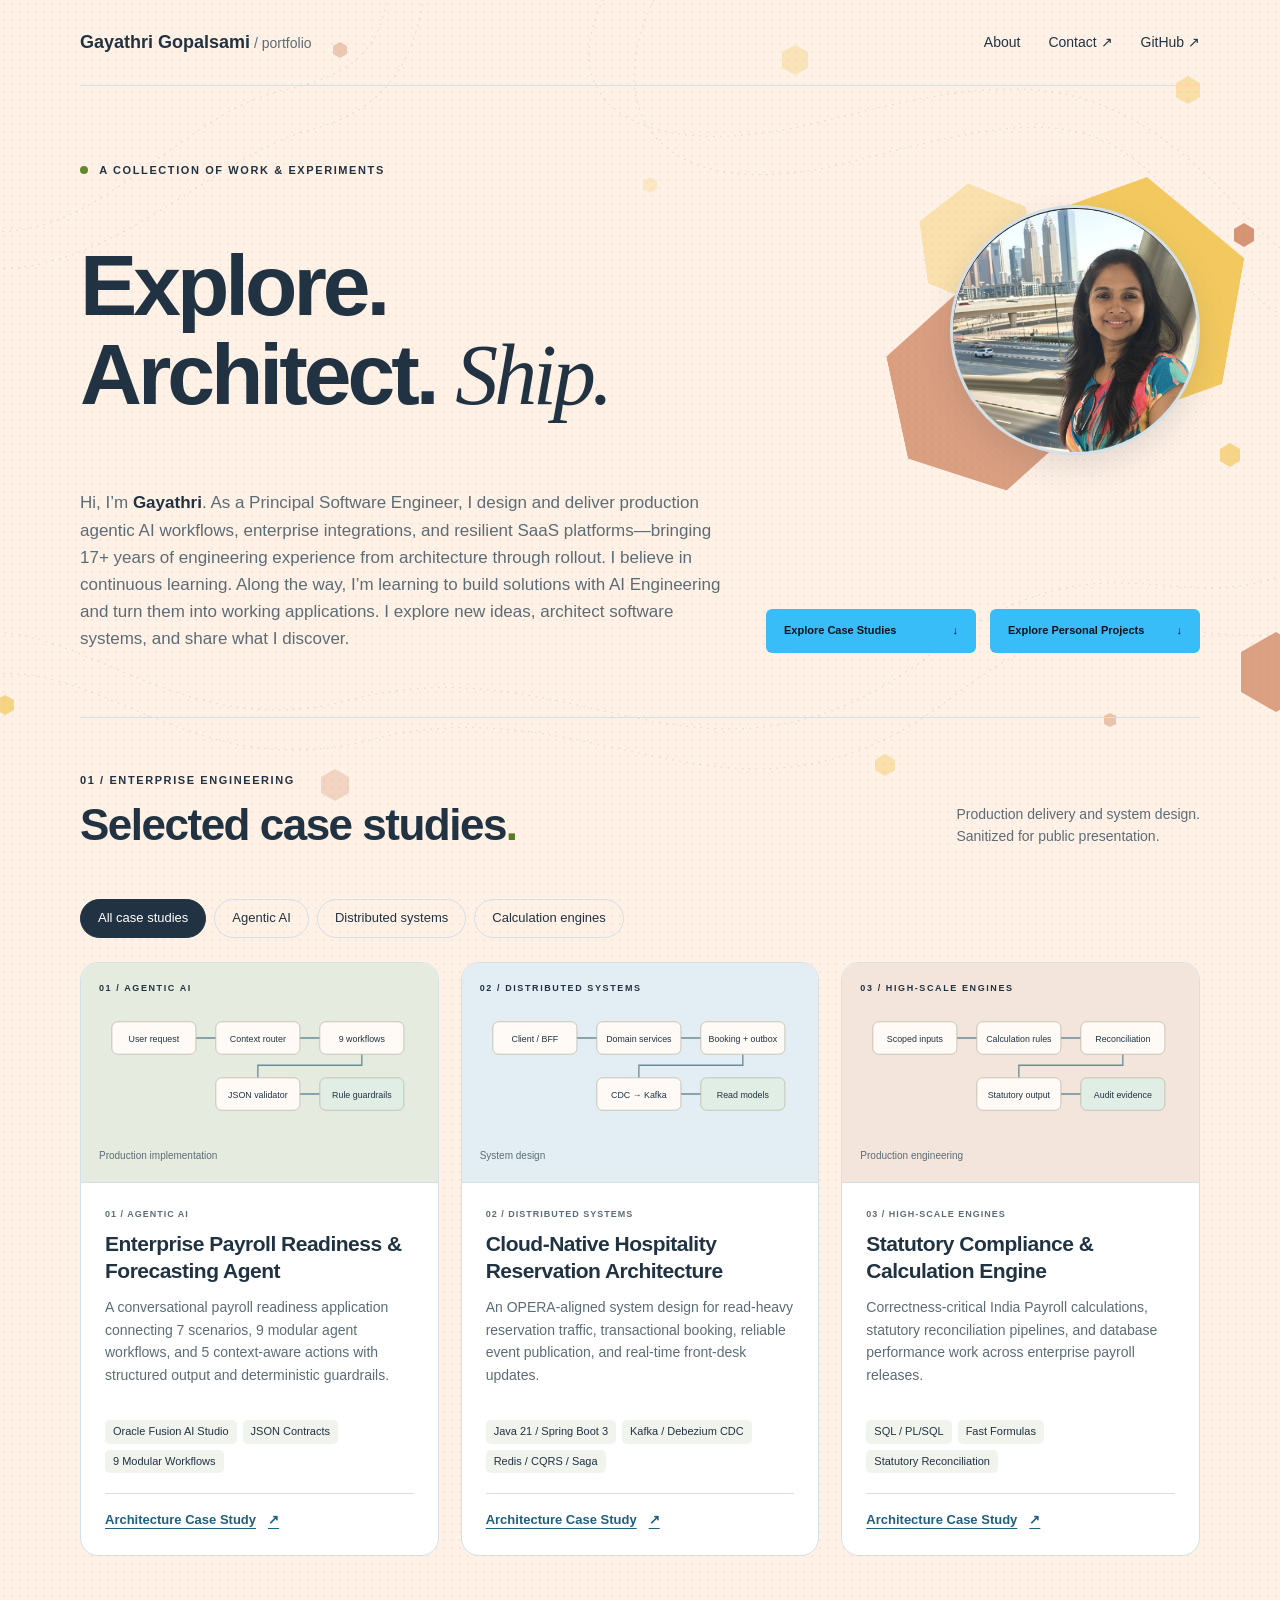
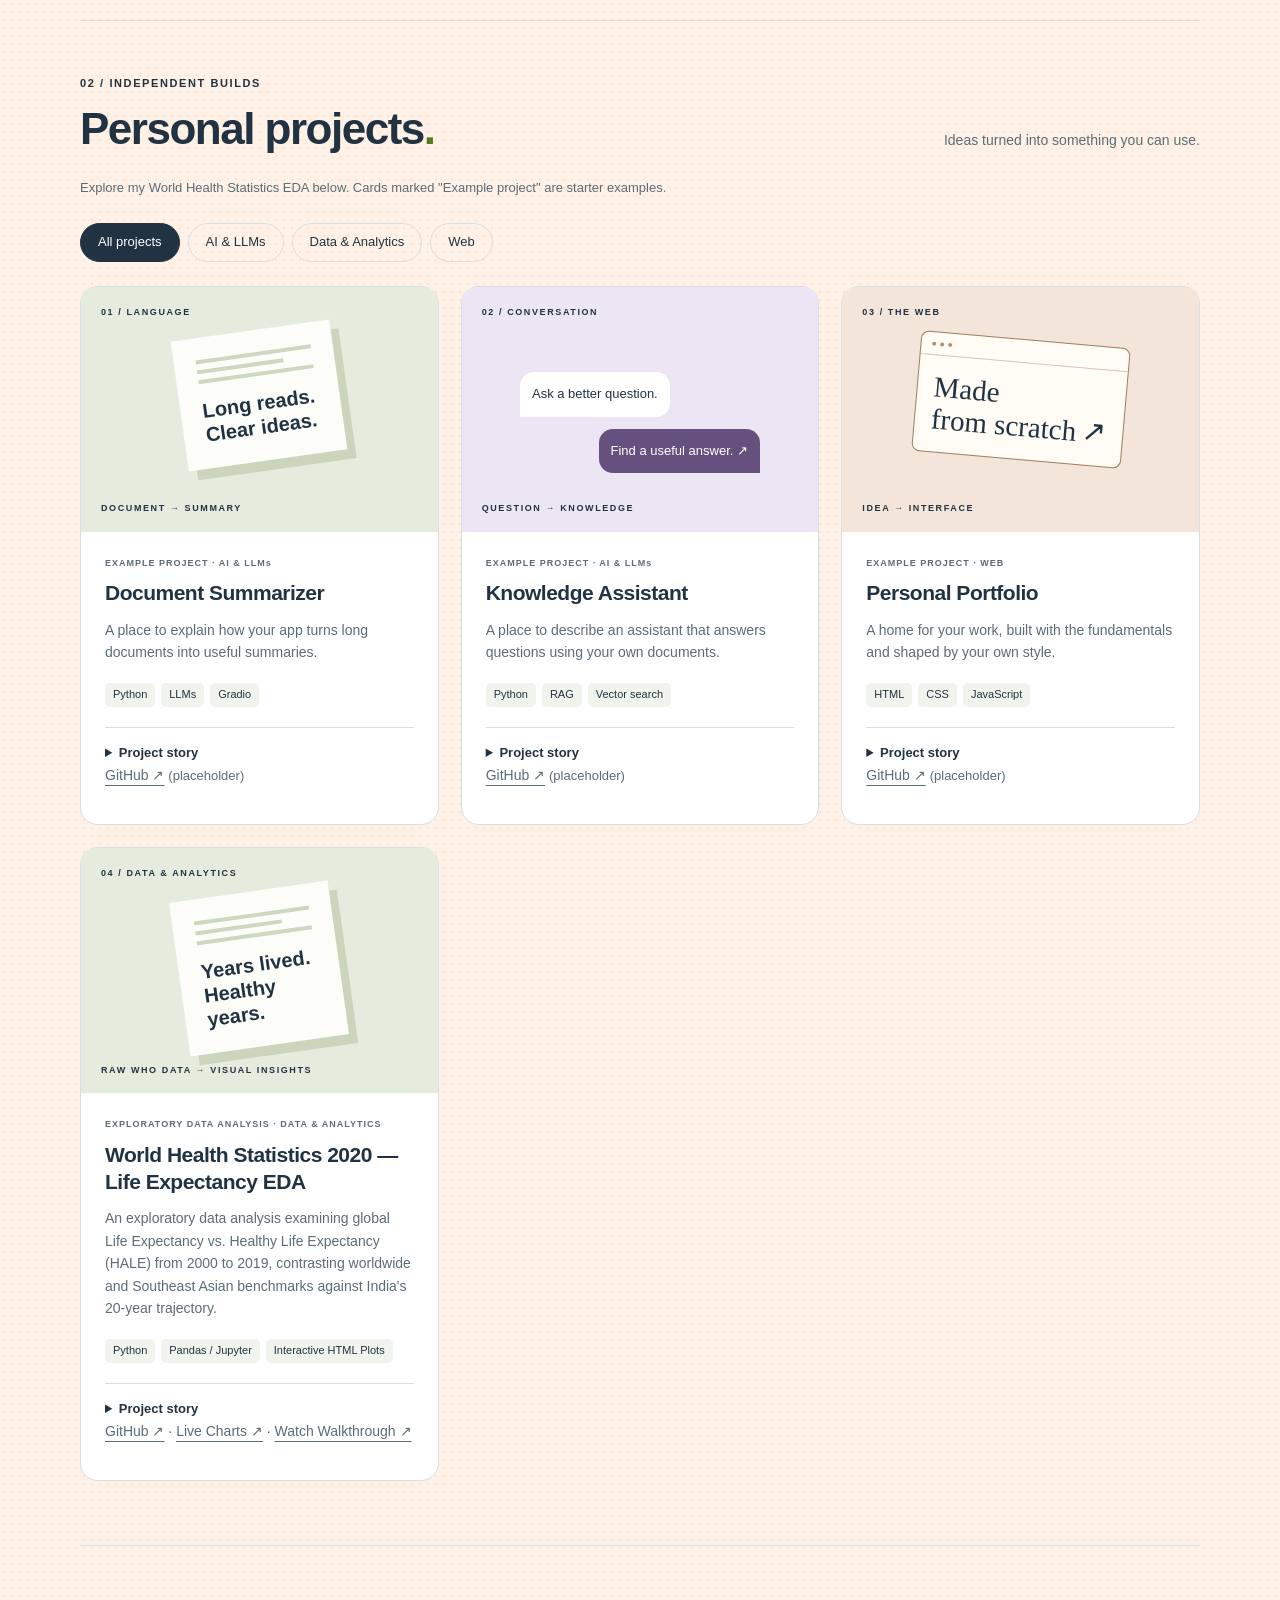
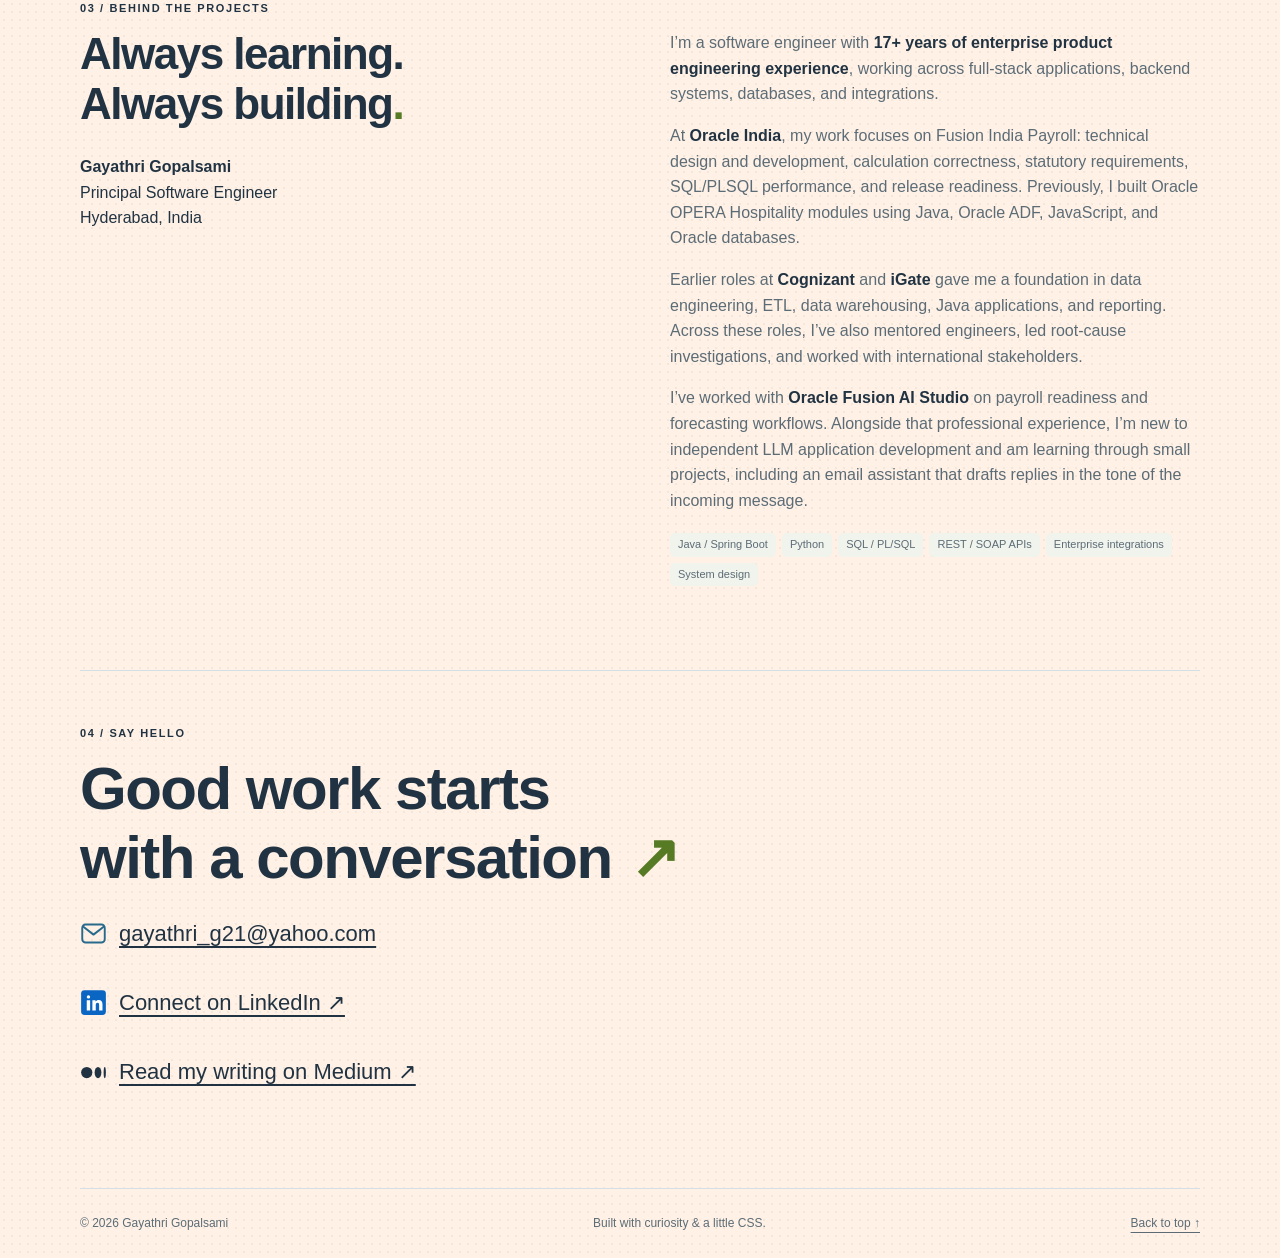
<file: index.html>
<!doctype html>
<html lang="en">
  <head>
    <meta charset="UTF-8">
    <meta name="viewport" content="width=device-width, initial-scale=1">
    <meta name="description" content="A personal portfolio of projects, experiments, and things I am learning.">
    <title>Gayathri Gopalsami — Project Portfolio</title>
    <link rel="stylesheet" href="styles.css?v=d263d49afd">
    <script src="script.js" defer></script>
  </head>
  <body>
    <a class="skip-link" href="#main">Skip to content</a>
    <header class="site-header wrap">
      <a class="wordmark" href="#home" aria-label="Portfolio home">Gayathri Gopalsami<span> / portfolio</span></a>
      <nav aria-label="Main navigation">
        <a href="#about">About</a>
        <a href="#contact">Contact ↗</a>
        <a href="https://github.com/gayathrig21" target="_blank" rel="noopener noreferrer" aria-label="Gayathri Gopalsami on GitHub (opens in a new tab)">GitHub ↗</a>
      </nav>
    </header>

    <main id="main" class="wrap">
      <!-- Start here: replace this introduction with your own. -->
      <section id="home" class="hero" aria-labelledby="intro-title">
        <p class="eyebrow"><span class="dot" aria-hidden="true"></span> A collection of work & experiments</p>
        <div class="hero-heading">
          <h1 id="intro-title">Explore.<br>Architect. <em>Ship.</em></h1>
          <!-- Profile portrait. -->
          <div class="portrait-scene">
            <span class="portrait-hex portrait-hex-gold" aria-hidden="true"></span>
            <span class="portrait-hex portrait-hex-clay" aria-hidden="true"></span>
            <span class="portrait-hex portrait-hex-soft" aria-hidden="true"></span>
            <figure class="profile-photo">
            <img src="gayathri.png" alt="Gayathri Gopalsami" width="514" height="460" decoding="async">
          </figure>
          </div>
        </div>
        <div class="hero-bottom">
          <p>Hi, I’m <strong>Gayathri</strong>. As a Principal Software Engineer, I design and deliver production agentic AI workflows, enterprise integrations, and resilient SaaS platforms—bringing 17+ years of engineering experience from architecture through rollout. I believe in continuous learning. Along the way, I’m learning to build solutions with AI Engineering and turn them into working applications. I explore new ideas, architect software systems, and share what I discover.</p>
          <div class="hero-actions" role="group" aria-label="Explore my work">
            <a class="hero-action hero-action-primary" href="#case-studies">Explore Case Studies <span aria-hidden="true">↓</span></a>
            <a class="hero-action hero-action-primary" href="#projects">Explore Personal Projects <span aria-hidden="true">↓</span></a>
          </div>
        </div>
      </section>

      <section id="case-studies" class="section" aria-labelledby="case-studies-title"><div class="section-heading"><div><p class="eyebrow">01 / Enterprise engineering</p><h2 id="case-studies-title">Selected case studies<span>.</span></h2></div><p>Production delivery and system design.<br>Sanitized for public presentation.</p></div><div class="filters" role="group" aria-label="Filter case studies" hidden><button type="button" class="filter active" data-filter="all" aria-pressed="true">All case studies</button><button type="button" class="filter" data-filter="ai" aria-pressed="false">Agentic AI</button><button type="button" class="filter" data-filter="distributed" aria-pressed="false">Distributed systems</button><button type="button" class="filter" data-filter="engines" aria-pressed="false">Calculation engines</button></div><p id="case-filter-status" class="sr-only" role="status" aria-live="polite"></p><div class="project-grid"><article class="project-card" data-category="ai"><div class="case-art ai"><span class="art-label">01 / AGENTIC AI</span><div class="architecture-diagram mini-architecture"><svg viewBox="0 0 420 160" role="img" aria-label="Enterprise Payroll Readiness &amp; Forecasting Agent — conceptual flow"><g fill="none" stroke="#6b8d99" stroke-width="1.8"><path d="M124 42h27m114 0h27m57 22v15H208v17m57 22h27"/></g><rect x="10" y="20" width="114" height="44" rx="8" fill="#fffaf5" stroke="#b8b4a5"/><text x="67" y="47" text-anchor="middle" fill="#213342" font-family="Segoe UI, Arial, sans-serif" font-size="12">User request</text><rect x="151" y="20" width="114" height="44" rx="8" fill="#fffaf5" stroke="#b8b4a5"/><text x="208" y="47" text-anchor="middle" fill="#213342" font-family="Segoe UI, Arial, sans-serif" font-size="12">Context router</text><rect x="292" y="20" width="114" height="44" rx="8" fill="#fffaf5" stroke="#b8b4a5"/><text x="349" y="47" text-anchor="middle" fill="#213342" font-family="Segoe UI, Arial, sans-serif" font-size="12">9 workflows</text><rect x="151" y="96" width="114" height="44" rx="8" fill="#fffaf5" stroke="#b8b4a5"/><text x="208" y="123" text-anchor="middle" fill="#213342" font-family="Segoe UI, Arial, sans-serif" font-size="12">JSON validator</text><rect x="292" y="96" width="114" height="44" rx="8" fill="#e1eee5" stroke="#b8b4a5"/><text x="349" y="123" text-anchor="middle" fill="#213342" font-family="Segoe UI, Arial, sans-serif" font-size="12">Rule guardrails</text></svg></div><span class="case-status">Production implementation</span></div><div class="card-body"><p class="project-type">01 / AGENTIC AI</p><h3>Enterprise Payroll Readiness &amp; Forecasting Agent</h3><p>A conversational payroll readiness application connecting 7 scenarios, 9 modular agent workflows, and 5 context-aware actions with structured output and deterministic guardrails.</p><ul class="tags" aria-label="Technologies and patterns"><li>Oracle Fusion AI Studio</li><li>JSON Contracts</li><li>9 Modular Workflows</li></ul><a class="case-study-link" href="case-studies/payroll-readiness-agent.html">Architecture Case Study <span aria-hidden="true">↗</span></a></div></article>
<article class="project-card" data-category="distributed"><div class="case-art systems"><span class="art-label">02 / DISTRIBUTED SYSTEMS</span><div class="architecture-diagram mini-architecture"><svg viewBox="0 0 420 160" role="img" aria-label="Cloud-Native Hospitality Reservation Architecture — conceptual flow"><g fill="none" stroke="#6b8d99" stroke-width="1.8"><path d="M124 42h27m114 0h27m57 22v15H208v17m57 22h27"/></g><rect x="10" y="20" width="114" height="44" rx="8" fill="#fffaf5" stroke="#b8b4a5"/><text x="67" y="47" text-anchor="middle" fill="#213342" font-family="Segoe UI, Arial, sans-serif" font-size="12">Client / BFF</text><rect x="151" y="20" width="114" height="44" rx="8" fill="#fffaf5" stroke="#b8b4a5"/><text x="208" y="47" text-anchor="middle" fill="#213342" font-family="Segoe UI, Arial, sans-serif" font-size="12">Domain services</text><rect x="292" y="20" width="114" height="44" rx="8" fill="#fffaf5" stroke="#b8b4a5"/><text x="349" y="47" text-anchor="middle" fill="#213342" font-family="Segoe UI, Arial, sans-serif" font-size="12">Booking + outbox</text><rect x="151" y="96" width="114" height="44" rx="8" fill="#fffaf5" stroke="#b8b4a5"/><text x="208" y="123" text-anchor="middle" fill="#213342" font-family="Segoe UI, Arial, sans-serif" font-size="12">CDC → Kafka</text><rect x="292" y="96" width="114" height="44" rx="8" fill="#e1eee5" stroke="#b8b4a5"/><text x="349" y="123" text-anchor="middle" fill="#213342" font-family="Segoe UI, Arial, sans-serif" font-size="12">Read models</text></svg></div><span class="case-status">System design</span></div><div class="card-body"><p class="project-type">02 / DISTRIBUTED SYSTEMS</p><h3>Cloud-Native Hospitality Reservation Architecture</h3><p>An OPERA-aligned system design for read-heavy reservation traffic, transactional booking, reliable event publication, and real-time front-desk updates.</p><ul class="tags" aria-label="Technologies and patterns"><li>Java 21 / Spring Boot 3</li><li>Kafka / Debezium CDC</li><li>Redis / CQRS / Saga</li></ul><a class="case-study-link" href="case-studies/hospitality-reservation-architecture.html">Architecture Case Study <span aria-hidden="true">↗</span></a></div></article>
<article class="project-card" data-category="engines"><div class="case-art engine"><span class="art-label">03 / HIGH-SCALE ENGINES</span><div class="architecture-diagram mini-architecture"><svg viewBox="0 0 420 160" role="img" aria-label="Statutory Compliance &amp; Calculation Engine — conceptual flow"><g fill="none" stroke="#6b8d99" stroke-width="1.8"><path d="M124 42h27m114 0h27m57 22v15H208v17m57 22h27"/></g><rect x="10" y="20" width="114" height="44" rx="8" fill="#fffaf5" stroke="#b8b4a5"/><text x="67" y="47" text-anchor="middle" fill="#213342" font-family="Segoe UI, Arial, sans-serif" font-size="12">Scoped inputs</text><rect x="151" y="20" width="114" height="44" rx="8" fill="#fffaf5" stroke="#b8b4a5"/><text x="208" y="47" text-anchor="middle" fill="#213342" font-family="Segoe UI, Arial, sans-serif" font-size="12">Calculation rules</text><rect x="292" y="20" width="114" height="44" rx="8" fill="#fffaf5" stroke="#b8b4a5"/><text x="349" y="47" text-anchor="middle" fill="#213342" font-family="Segoe UI, Arial, sans-serif" font-size="12">Reconciliation</text><rect x="151" y="96" width="114" height="44" rx="8" fill="#fffaf5" stroke="#b8b4a5"/><text x="208" y="123" text-anchor="middle" fill="#213342" font-family="Segoe UI, Arial, sans-serif" font-size="12">Statutory output</text><rect x="292" y="96" width="114" height="44" rx="8" fill="#e1eee5" stroke="#b8b4a5"/><text x="349" y="123" text-anchor="middle" fill="#213342" font-family="Segoe UI, Arial, sans-serif" font-size="12">Audit evidence</text></svg></div><span class="case-status">Production engineering</span></div><div class="card-body"><p class="project-type">03 / HIGH-SCALE ENGINES</p><h3>Statutory Compliance &amp; Calculation Engine</h3><p>Correctness-critical India Payroll calculations, statutory reconciliation pipelines, and database performance work across enterprise payroll releases.</p><ul class="tags" aria-label="Technologies and patterns"><li>SQL / PL/SQL</li><li>Fast Formulas</li><li>Statutory Reconciliation</li></ul><a class="case-study-link" href="case-studies/statutory-calculation-engine.html">Architecture Case Study <span aria-hidden="true">↗</span></a></div></article></div></section>

      <section id="projects" class="section" aria-labelledby="projects-title">
        <div class="section-heading">
          <div><p class="eyebrow">02 / Independent builds</p><h2 id="projects-title">Personal projects<span>.</span></h2></div>
          <p>Ideas turned into something you can use.</p>
        </div>
        <!-- Cards marked EXAMPLE PROJECT are starter ideas, not completed work. -->
        <p class="sample-note">Explore my World Health Statistics EDA below. Cards marked "Example project" are starter examples.</p>
        <div class="filters" role="group" aria-label="Filter projects" hidden>
          <button type="button" class="filter active" data-filter="all" aria-pressed="true">All projects</button>
          <button type="button" class="filter" data-filter="ai" aria-pressed="false">AI & LLMs</button>
          <button type="button" class="filter" data-filter="analytics" aria-pressed="false">Data &amp; Analytics</button>
          <button type="button" class="filter" data-filter="web" aria-pressed="false">Web</button>
        </div>
        <p id="filter-status" class="sr-only" role="status" aria-live="polite"></p>
        <div class="project-grid">
          <article class="project-card" data-category="ai">
            <div class="project-art art-document" aria-hidden="true"><span class="art-label">01 / LANGUAGE</span><div class="paper"><i></i><i></i><i></i><b>Long reads.<br>Clear ideas.</b></div><span class="art-footer">DOCUMENT → SUMMARY</span></div>
            <div class="card-body"><p class="project-type">EXAMPLE PROJECT · AI & LLMs</p><h3>Document Summarizer</h3><p>A place to explain how your app turns long documents into useful summaries.</p><ul class="tags" aria-label="Example technologies"><li>Python</li><li>LLMs</li><li>Gradio</li></ul><details><summary>Project story</summary><p>Replace this with the problem you solved, your approach, results, and what you learned. Add links to your repository and demo here when they are ready.</p></details><p class="project-links"><a href="https://github.com/" target="_blank" rel="noopener noreferrer" aria-label="GitHub placeholder for Document Summarizer (opens in a new tab)">GitHub ↗</a> <span class="sample-note">(placeholder)</span></p></div>
          </article>
          <article class="project-card" data-category="ai">
            <div class="project-art art-chat" aria-hidden="true"><span class="art-label">02 / CONVERSATION</span><div class="bubbles"><span>Ask a better question.</span><span>Find a useful answer. ↗</span></div><span class="art-footer">QUESTION → KNOWLEDGE</span></div>
            <div class="card-body"><p class="project-type">EXAMPLE PROJECT · AI & LLMs</p><h3>Knowledge Assistant</h3><p>A place to describe an assistant that answers questions using your own documents.</p><ul class="tags" aria-label="Example technologies"><li>Python</li><li>RAG</li><li>Vector search</li></ul><details><summary>Project story</summary><p>Explain your data sources, retrieval approach, and how you checked answer quality. Include a real example and any limitations you discovered.</p></details><p class="project-links"><a href="https://github.com/" target="_blank" rel="noopener noreferrer" aria-label="GitHub placeholder for Knowledge Assistant (opens in a new tab)">GitHub ↗</a> <span class="sample-note">(placeholder)</span></p></div>
          </article>
          <article class="project-card" data-category="web">
            <div class="project-art art-web" aria-hidden="true"><span class="art-label">03 / THE WEB</span><div class="mini-browser"><div>● ● ●</div><b>Made<br>from scratch<span>↗</span></b></div><span class="art-footer">IDEA → INTERFACE</span></div>
            <div class="card-body"><p class="project-type">EXAMPLE PROJECT · WEB</p><h3>Personal Portfolio</h3><p>A home for your work, built with the fundamentals and shaped by your own style.</p><ul class="tags" aria-label="Example technologies"><li>HTML</li><li>CSS</li><li>JavaScript</li></ul><details><summary>Project story</summary><p>Describe the design choices you made, how the layout adapts to smaller screens, and what you learned while building this website.</p></details><p class="project-links"><a href="https://github.com/" target="_blank" rel="noopener noreferrer" aria-label="GitHub placeholder for Personal Portfolio (opens in a new tab)">GitHub ↗</a> <span class="sample-note">(placeholder)</span></p></div>
          </article>
          <article class="project-card" data-category="analytics">
            <div class="project-art art-document" aria-hidden="true">
              <span class="art-label">04 / DATA &amp; ANALYTICS</span>
              <div class="paper"><i></i><i></i><i></i><b>Years lived.<br>Healthy years.</b></div>
              <span class="art-footer">RAW WHO DATA &rarr; VISUAL INSIGHTS</span>
            </div>
            <div class="card-body">
              <p class="project-type">EXPLORATORY DATA ANALYSIS &middot; DATA &amp; ANALYTICS</p>
              <h3>World Health Statistics 2020 &mdash; Life Expectancy EDA</h3>
              <p>An exploratory data analysis examining global Life Expectancy vs. Healthy Life Expectancy (HALE) from 2000 to 2019, contrasting worldwide and Southeast Asian benchmarks against India's 20-year trajectory.</p>
              <ul class="tags" aria-label="Technologies used"><li>Python</li><li>Pandas / Jupyter</li><li>Interactive HTML Plots</li></ul>
              <details>
                <summary>Project story</summary>
                <p>Analyzed WHO datasets across 184 countries to compare total lifespan with years lived in full health (HALE). Built interactive pre- and post-preprocessing visualizations to track changes over time, revealing that while India's life expectancy rose to 70 years (ranking 117th globally), its HALE growth lagged behind overall lifespan between 2015 and 2019.</p>
              </details>
              <p class="project-links"><a href="https://github.com/gayathrig21/WorldHealthStats2020" target="_blank" rel="noopener noreferrer" aria-label="World Health Statistics 2020 on GitHub (opens in a new tab)">GitHub &nearr;</a> &middot; <a href="https://gayathrig21.github.io/WorldHealthStats2020/charts.html" target="_blank" rel="noopener noreferrer" aria-label="World Health Statistics 2020 live charts (opens in a new tab)">Live Charts &nearr;</a> &middot; <a href="https://youtu.be/SU16UI_wHek" target="_blank" rel="noopener noreferrer" aria-label="Watch the World Health Statistics 2020 walkthrough on YouTube (opens in a new tab)">Watch Walkthrough &nearr;</a></p>
            </div>
          </article>
        </div>
      </section>

      <section id="about" class="section about" aria-labelledby="about-title">
        <div>
          <p class="eyebrow">03 / Behind the projects</p>
          <h2 id="about-title">Always learning.<br>Always building<span>.</span></h2>
          <p><strong>Gayathri Gopalsami</strong><br>Principal Software Engineer<br>Hyderabad, India</p>
        </div>
        <div>
          <p>I’m a software engineer with <strong>17+ years of enterprise product engineering experience</strong>, working across full-stack applications, backend systems, databases, and integrations.</p>
          <p>At <strong>Oracle India</strong>, my work focuses on Fusion India Payroll: technical design and development, calculation correctness, statutory requirements, SQL/PLSQL performance, and release readiness. Previously, I built Oracle OPERA Hospitality modules using Java, Oracle ADF, JavaScript, and Oracle databases.</p>
          <p>Earlier roles at <strong>Cognizant</strong> and <strong>iGate</strong> gave me a foundation in data engineering, ETL, data warehousing, Java applications, and reporting. Across these roles, I’ve also mentored engineers, led root-cause investigations, and worked with international stakeholders.</p>
          <p>I’ve worked with <strong>Oracle Fusion AI Studio</strong> on payroll readiness and forecasting workflows. Alongside that professional experience, I’m new to independent LLM application development and am learning through small projects, including an email assistant that drafts replies in the tone of the incoming message.</p>
          <ul class="tags" aria-label="Key skills">
            <li>Java / Spring Boot</li><li>Python</li><li>SQL / PL/SQL</li><li>REST / SOAP APIs</li><li>Enterprise integrations</li><li>System design</li>
          </ul>
        </div>
      </section>

      

      <section id="contact" class="section contact" aria-labelledby="contact-title">
        <p class="eyebrow">04 / Say hello</p>
        <h2 id="contact-title">Good work starts<br>with a conversation<span>↗</span></h2>
        <p><a class="contact-link" href="mailto:gayathri_g21@yahoo.com">
          <svg class="contact-icon email-icon" viewBox="0 0 24 24" fill="none" stroke="currentColor" stroke-width="1.7" stroke-linecap="round" stroke-linejoin="round" aria-hidden="true" focusable="false"><rect x="2" y="4" width="20" height="16" rx="3"/><path d="m3 6 9 7 9-7"/></svg>
          <span>gayathri_g21@yahoo.com</span>
        </a></p>
        <p><a class="contact-link" href="https://www.linkedin.com/in/gayathri-g-40054964/" target="_blank" rel="noopener noreferrer" aria-label="Gayathri Gopalsami on LinkedIn (opens in a new tab)">
          <svg class="contact-icon" viewBox="0 0 24 24" fill="none" aria-hidden="true" focusable="false"><rect x="1" y="1" width="22" height="22" rx="3" fill="#0a66c2"/><circle cx="7.5" cy="7" r="1.5" fill="white"/><path d="M6 10h3v9H6zM11 10h2.8v1.2c.7-1 1.6-1.5 2.8-1.5 2.4 0 3.4 1.5 3.4 4V19h-3v-4.7c0-1.3-.4-2-1.4-2s-1.6.7-1.6 2V19h-3z" fill="white"/></svg>
          <span>Connect on LinkedIn ↗</span>
        </a></p>
      <p><a class="contact-link" href="https://medium.com/@gayathri_g21" target="_blank" rel="noopener noreferrer" aria-label="Read Gayathri Gopalsami on Medium (opens in a new tab)">
          <svg class="contact-icon" viewBox="0 0 24 24" fill="currentColor" aria-hidden="true" focusable="false"><circle cx="6" cy="12" r="5"/><ellipse cx="16" cy="12" rx="3" ry="5"/><ellipse cx="22" cy="12" rx="1" ry="5"/></svg>
          <span>Read my writing on Medium ↗</span>
        </a></p>
      </section>
    </main>
    <footer class="wrap site-footer"><span>© <span id="year">2026</span> Gayathri Gopalsami</span><span>Built with curiosity & a little CSS.</span><a href="#home">Back to top ↑</a></footer>
  </body>
</html>
</file>
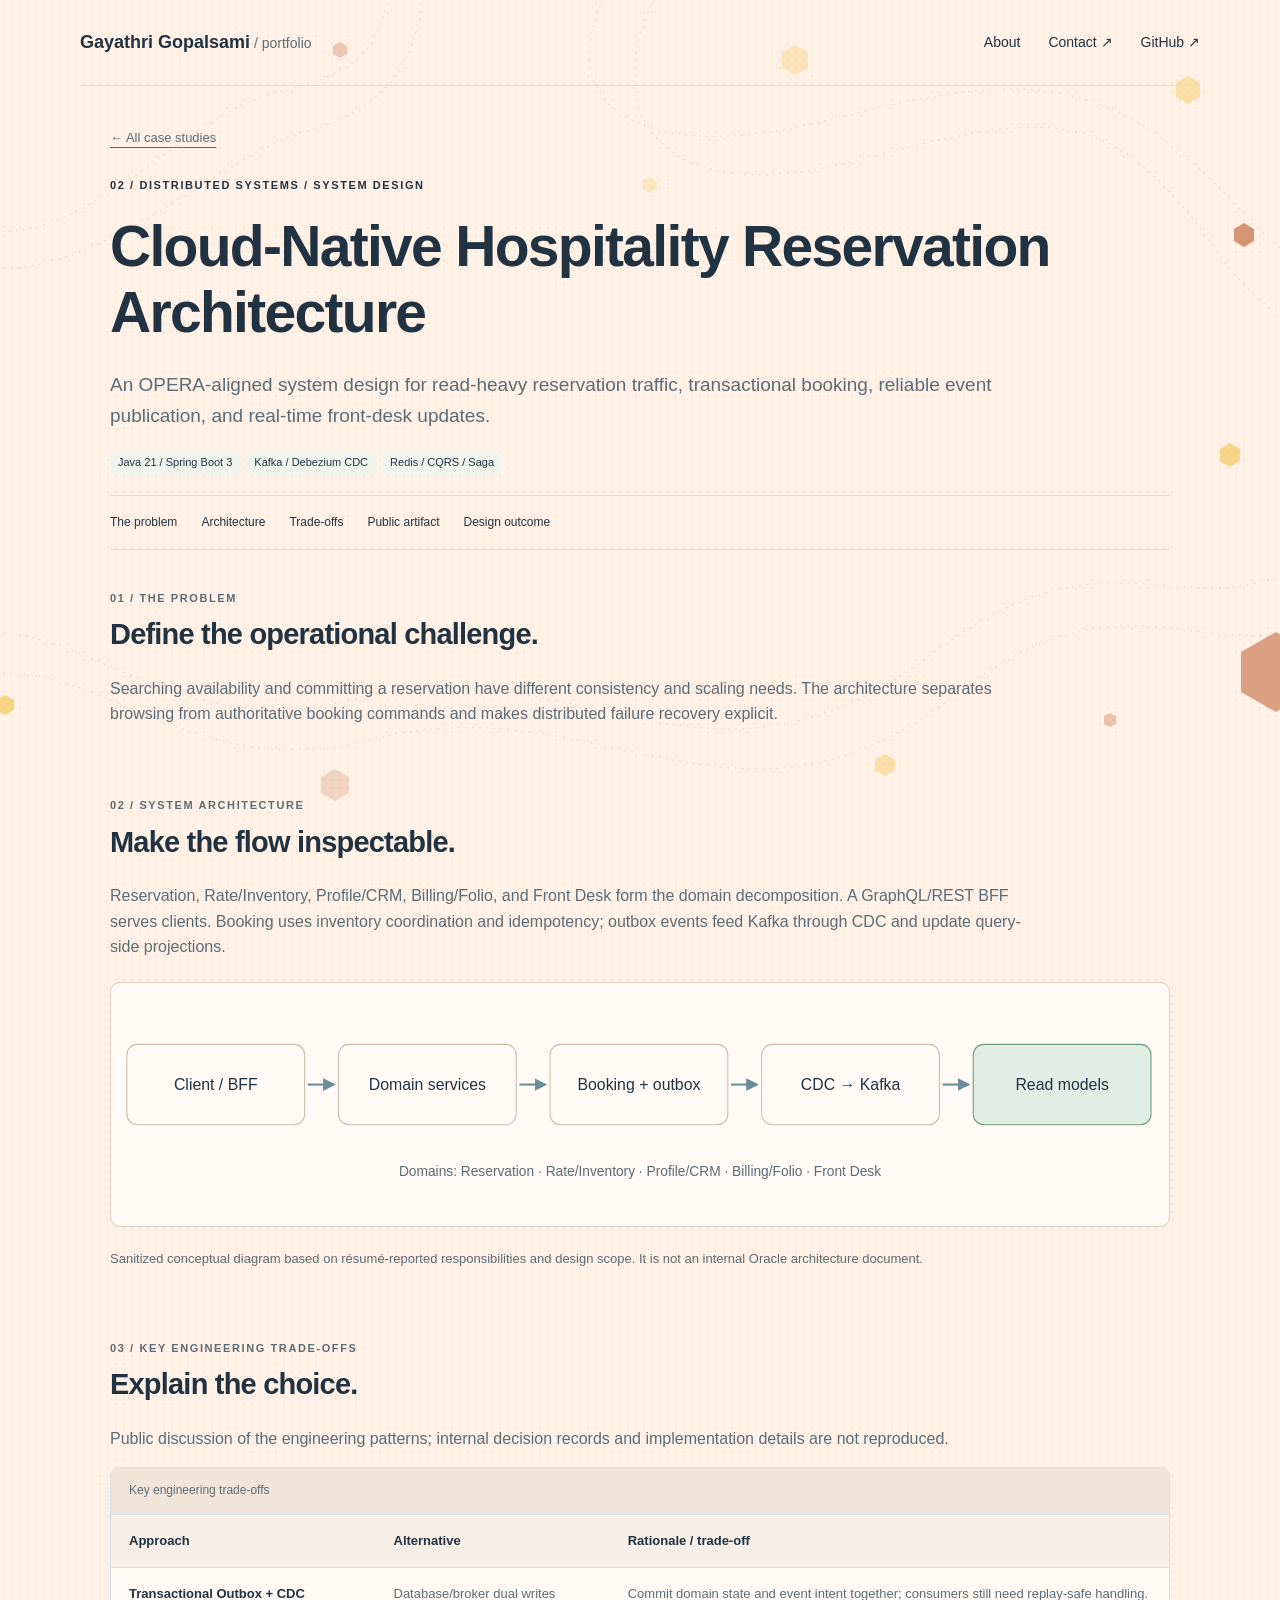
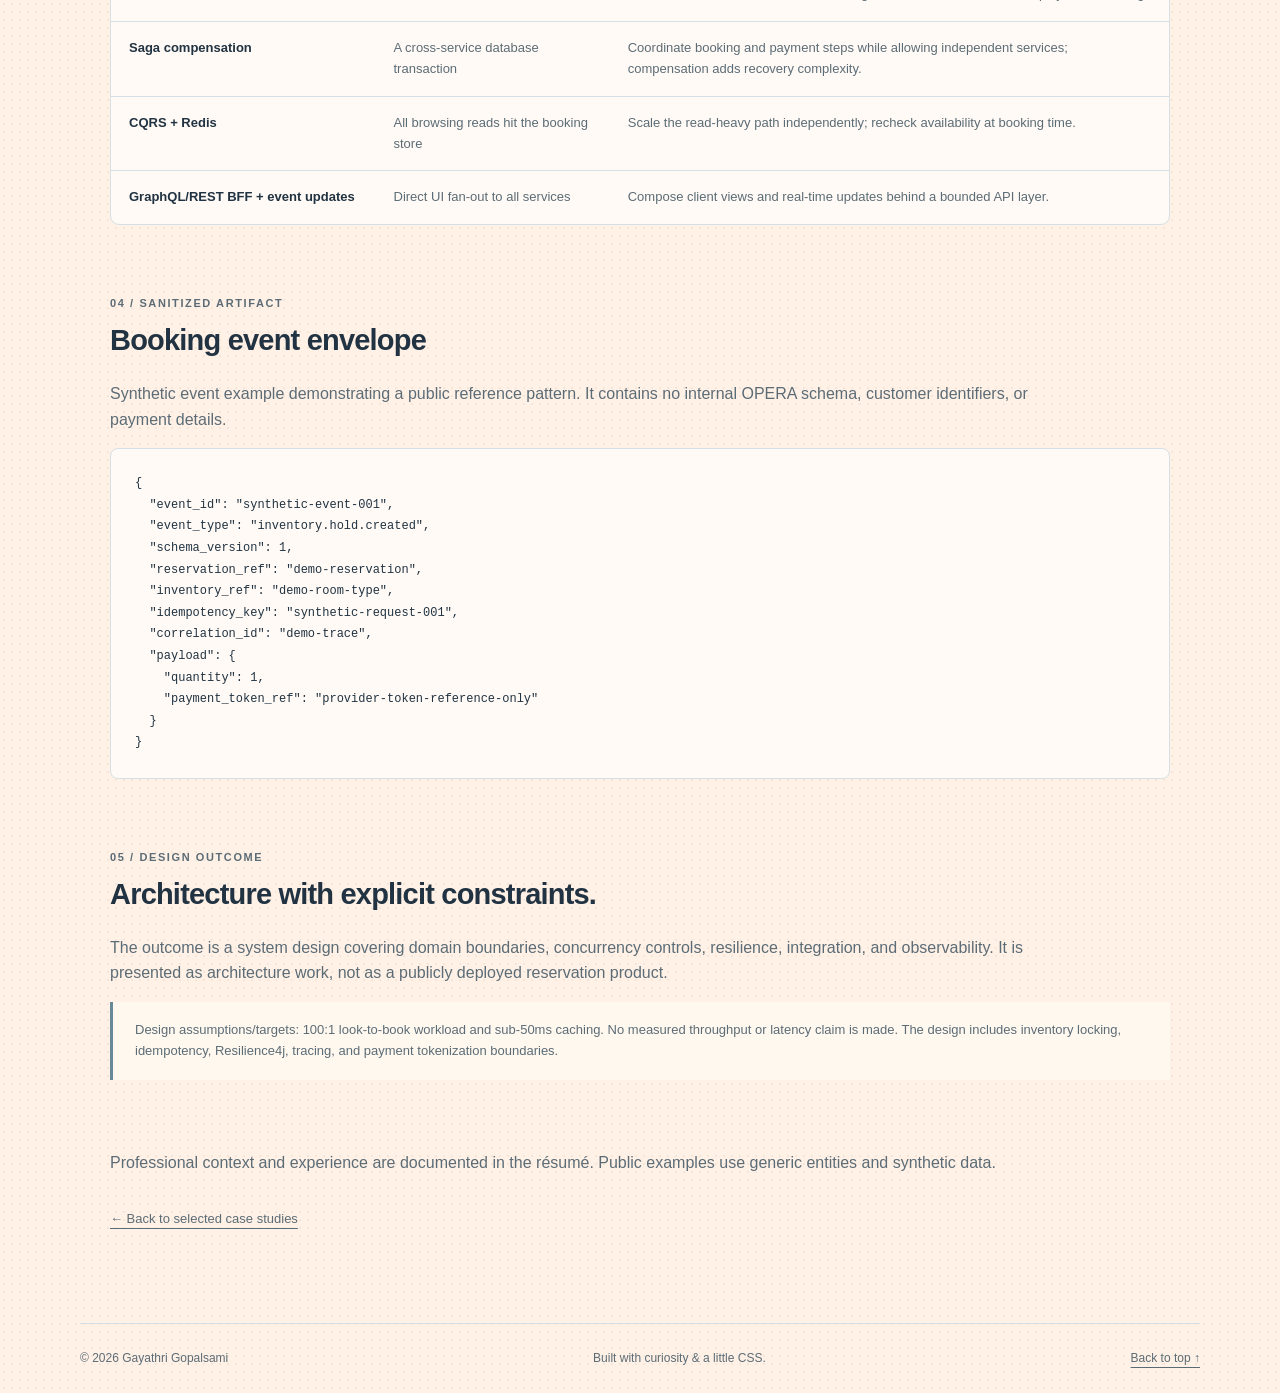
<file: case-studies/hospitality-reservation-architecture.html>
<!doctype html><html lang="en"><head><meta charset="utf-8"><meta name="viewport" content="width=device-width, initial-scale=1"><meta name="description" content="An OPERA-aligned system design for read-heavy reservation traffic, transactional booking, reliable event publication, and real-time front-desk updates."><title>Cloud-Native Hospitality Reservation Architecture | Gayathri Gopalsami</title><link rel="stylesheet" href="../styles.css?v=d263d49afd"><script src="../script.js" defer></script></head><body><a class="skip-link" href="#main">Skip to content</a><header class="site-header wrap">
      <a class="wordmark" href="../index.html#home" aria-label="Portfolio home">Gayathri Gopalsami<span> / portfolio</span></a>
      <nav aria-label="Main navigation">
        <a href="../index.html#about">About</a>
        <a href="../index.html#contact">Contact ↗</a>
        <a href="https://github.com/gayathrig21" target="_blank" rel="noopener noreferrer" aria-label="Gayathri Gopalsami on GitHub (opens in a new tab)">GitHub ↗</a>
      </nav>
      
    </header><main id="main" class="wrap case-page"><a class="back-link" href="../index.html#case-studies">← All case studies</a><p class="eyebrow">02 / DISTRIBUTED SYSTEMS / SYSTEM DESIGN</p><h1>Cloud-Native Hospitality Reservation Architecture</h1><p class="case-lead">An OPERA-aligned system design for read-heavy reservation traffic, transactional booking, reliable event publication, and real-time front-desk updates.</p><ul class="tags" aria-label="Technologies and patterns"><li>Java 21 / Spring Boot 3</li><li>Kafka / Debezium CDC</li><li>Redis / CQRS / Saga</li></ul><nav class="case-toc" aria-label="Case study sections"><a href="#problem">The problem</a><a href="#architecture">Architecture</a><a href="#tradeoffs">Trade-offs</a><a href="#artifact">Public artifact</a><a href="#impact">Design outcome</a></nav><section class="case-section" id="problem"><p class="eyebrow">01 / THE PROBLEM</p><h2>Define the operational challenge.</h2><p>Searching availability and committing a reservation have different consistency and scaling needs. The architecture separates browsing from authoritative booking commands and makes distributed failure recovery explicit.</p></section><section class="case-section" id="architecture"><p class="eyebrow">02 / SYSTEM ARCHITECTURE</p><h2>Make the flow inspectable.</h2><p>Reservation, Rate/Inventory, Profile/CRM, Billing/Folio, and Front Desk form the domain decomposition. A GraphQL/REST BFF serves clients. Booking uses inventory coordination and idempotency; outbox events feed Kafka through CDC and update query-side projections.</p><div class="architecture-diagram "><svg viewBox="0 0 1000 230" role="img" aria-labelledby="hospitality-reservation-architecture-flow-title hospitality-reservation-architecture-flow-desc"><title id="hospitality-reservation-architecture-flow-title">Cloud-Native Hospitality Reservation Architecture — conceptual flow</title><desc id="hospitality-reservation-architecture-flow-desc">Client / BFF to Domain services to Booking + outbox to CDC → Kafka to Read models. Domains: Reservation · Rate/Inventory · Profile/CRM · Billing/Folio · Front Desk. Sanitized conceptual representation.</desc><defs><marker id="hospitality-reservation-architecture-flow-arrow" viewBox="0 0 10 10" refX="8" refY="5" markerWidth="6" markerHeight="6" orient="auto-start-reverse"><path d="M0 0 10 5 0 10z" fill="#6b8d99"/></marker></defs><rect x="15" y="58" width="168" height="76" rx="10" fill="#fffaf5" stroke="#cfbba9"/><text x="99" y="101" text-anchor="middle" fill="#213342" font-family="Segoe UI, Arial, sans-serif" font-size="15">Client / BFF</text><path d="M186 96h24" stroke="#6b8d99" stroke-width="2" marker-end="url(#hospitality-reservation-architecture-flow-arrow)"/><rect x="215" y="58" width="168" height="76" rx="10" fill="#fffaf5" stroke="#cfbba9"/><text x="299" y="101" text-anchor="middle" fill="#213342" font-family="Segoe UI, Arial, sans-serif" font-size="15">Domain services</text><path d="M386 96h24" stroke="#6b8d99" stroke-width="2" marker-end="url(#hospitality-reservation-architecture-flow-arrow)"/><rect x="415" y="58" width="168" height="76" rx="10" fill="#fffaf5" stroke="#cfbba9"/><text x="499" y="101" text-anchor="middle" fill="#213342" font-family="Segoe UI, Arial, sans-serif" font-size="15">Booking + outbox</text><path d="M586 96h24" stroke="#6b8d99" stroke-width="2" marker-end="url(#hospitality-reservation-architecture-flow-arrow)"/><rect x="615" y="58" width="168" height="76" rx="10" fill="#fffaf5" stroke="#cfbba9"/><text x="699" y="101" text-anchor="middle" fill="#213342" font-family="Segoe UI, Arial, sans-serif" font-size="15">CDC → Kafka</text><path d="M786 96h24" stroke="#6b8d99" stroke-width="2" marker-end="url(#hospitality-reservation-architecture-flow-arrow)"/><rect x="815" y="58" width="168" height="76" rx="10" fill="#e1eee5" stroke="#6d9a7c"/><text x="899" y="101" text-anchor="middle" fill="#213342" font-family="Segoe UI, Arial, sans-serif" font-size="15">Read models</text><text x="500" y="182" text-anchor="middle" fill="#5c6c76" font-family="Segoe UI, Arial, sans-serif" font-size="13">Domains: Reservation · Rate/Inventory · Profile/CRM · Billing/Folio · Front Desk</text></svg></div><p class="sample-note">Sanitized conceptual diagram based on résumé-reported responsibilities and design scope. It is not an internal Oracle architecture document.</p></section><section class="case-section" id="tradeoffs"><p class="eyebrow">03 / KEY ENGINEERING TRADE-OFFS</p><h2>Explain the choice.</h2><p>Public discussion of the engineering patterns; internal decision records and implementation details are not reproduced.</p><div class="table-scroll"><table><caption>Key engineering trade-offs</caption><thead><tr><th>Approach</th><th>Alternative</th><th>Rationale / trade-off</th></tr></thead><tbody><tr><th scope="row">Transactional Outbox + CDC</th><td>Database/broker dual writes</td><td>Commit domain state and event intent together; consumers still need replay-safe handling.</td></tr><tr><th scope="row">Saga compensation</th><td>A cross-service database transaction</td><td>Coordinate booking and payment steps while allowing independent services; compensation adds recovery complexity.</td></tr><tr><th scope="row">CQRS + Redis</th><td>All browsing reads hit the booking store</td><td>Scale the read-heavy path independently; recheck availability at booking time.</td></tr><tr><th scope="row">GraphQL/REST BFF + event updates</th><td>Direct UI fan-out to all services</td><td>Compose client views and real-time updates behind a bounded API layer.</td></tr></tbody></table></div></section><section class="case-section" id="artifact"><p class="eyebrow">04 / SANITIZED ARTIFACT</p><h2>Booking event envelope</h2><p>Synthetic event example demonstrating a public reference pattern. It contains no internal OPERA schema, customer identifiers, or payment details.</p><pre class="contract-code"><code>{
  &quot;event_id&quot;: &quot;synthetic-event-001&quot;,
  &quot;event_type&quot;: &quot;inventory.hold.created&quot;,
  &quot;schema_version&quot;: 1,
  &quot;reservation_ref&quot;: &quot;demo-reservation&quot;,
  &quot;inventory_ref&quot;: &quot;demo-room-type&quot;,
  &quot;idempotency_key&quot;: &quot;synthetic-request-001&quot;,
  &quot;correlation_id&quot;: &quot;demo-trace&quot;,
  &quot;payload&quot;: {
    &quot;quantity&quot;: 1,
    &quot;payment_token_ref&quot;: &quot;provider-token-reference-only&quot;
  }
}</code></pre></section><section class="case-section" id="impact"><p class="eyebrow">05 / DESIGN OUTCOME</p><h2>Architecture with explicit constraints.</h2><p>The outcome is a system design covering domain boundaries, concurrency controls, resilience, integration, and observability. It is presented as architecture work, not as a publicly deployed reservation product.</p><aside class="evidence-note">Design assumptions/targets: 100:1 look-to-book workload and sub-50ms caching. No measured throughput or latency claim is made. The design includes inventory locking, idempotency, Resilience4j, tracing, and payment tokenization boundaries.</aside></section><section class="case-section"><p>Professional context and experience are documented in the résumé. Public examples use generic entities and synthetic data.</p></section><a class="back-link" href="../index.html#case-studies">← Back to selected case studies</a></main><footer class="wrap site-footer"><span>© <span id="year">2026</span> Gayathri Gopalsami</span><span>Built with curiosity & a little CSS.</span><a href="../index.html#home">Back to top ↑</a></footer></body></html>
</file>
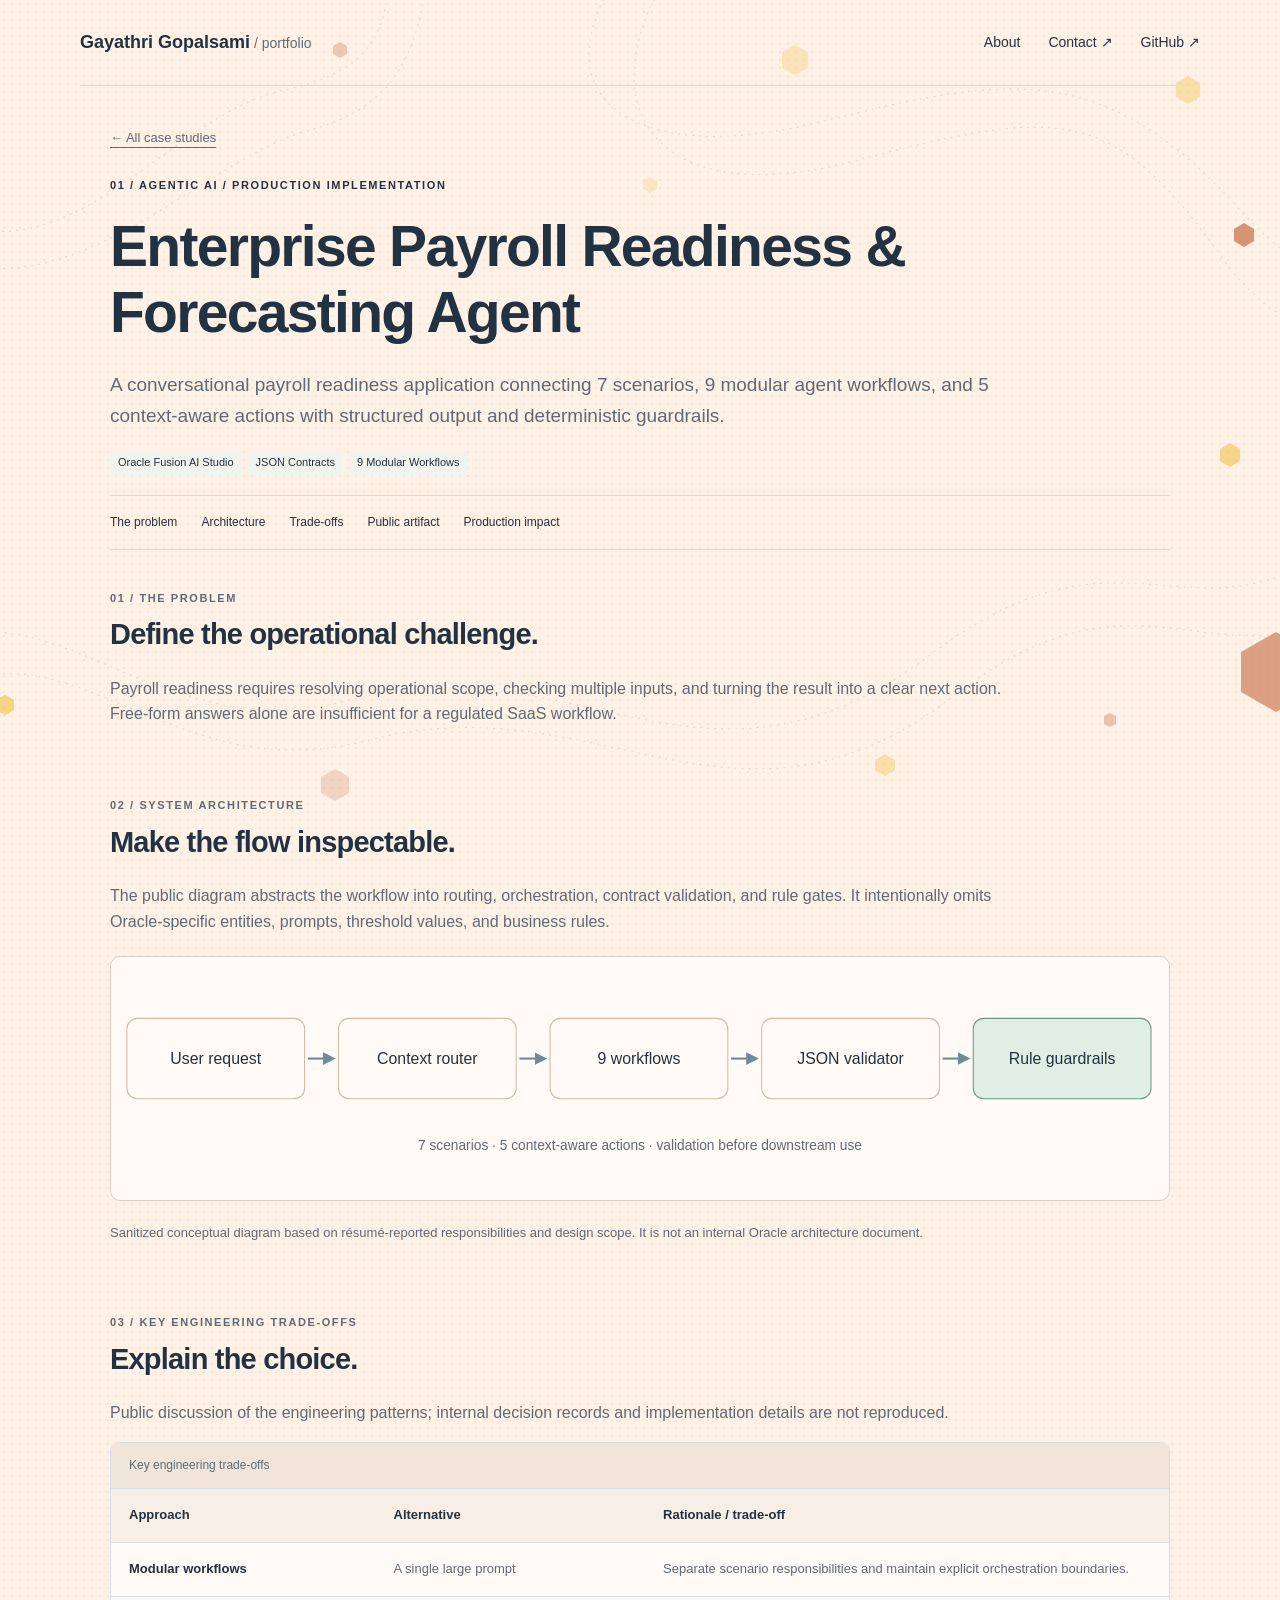
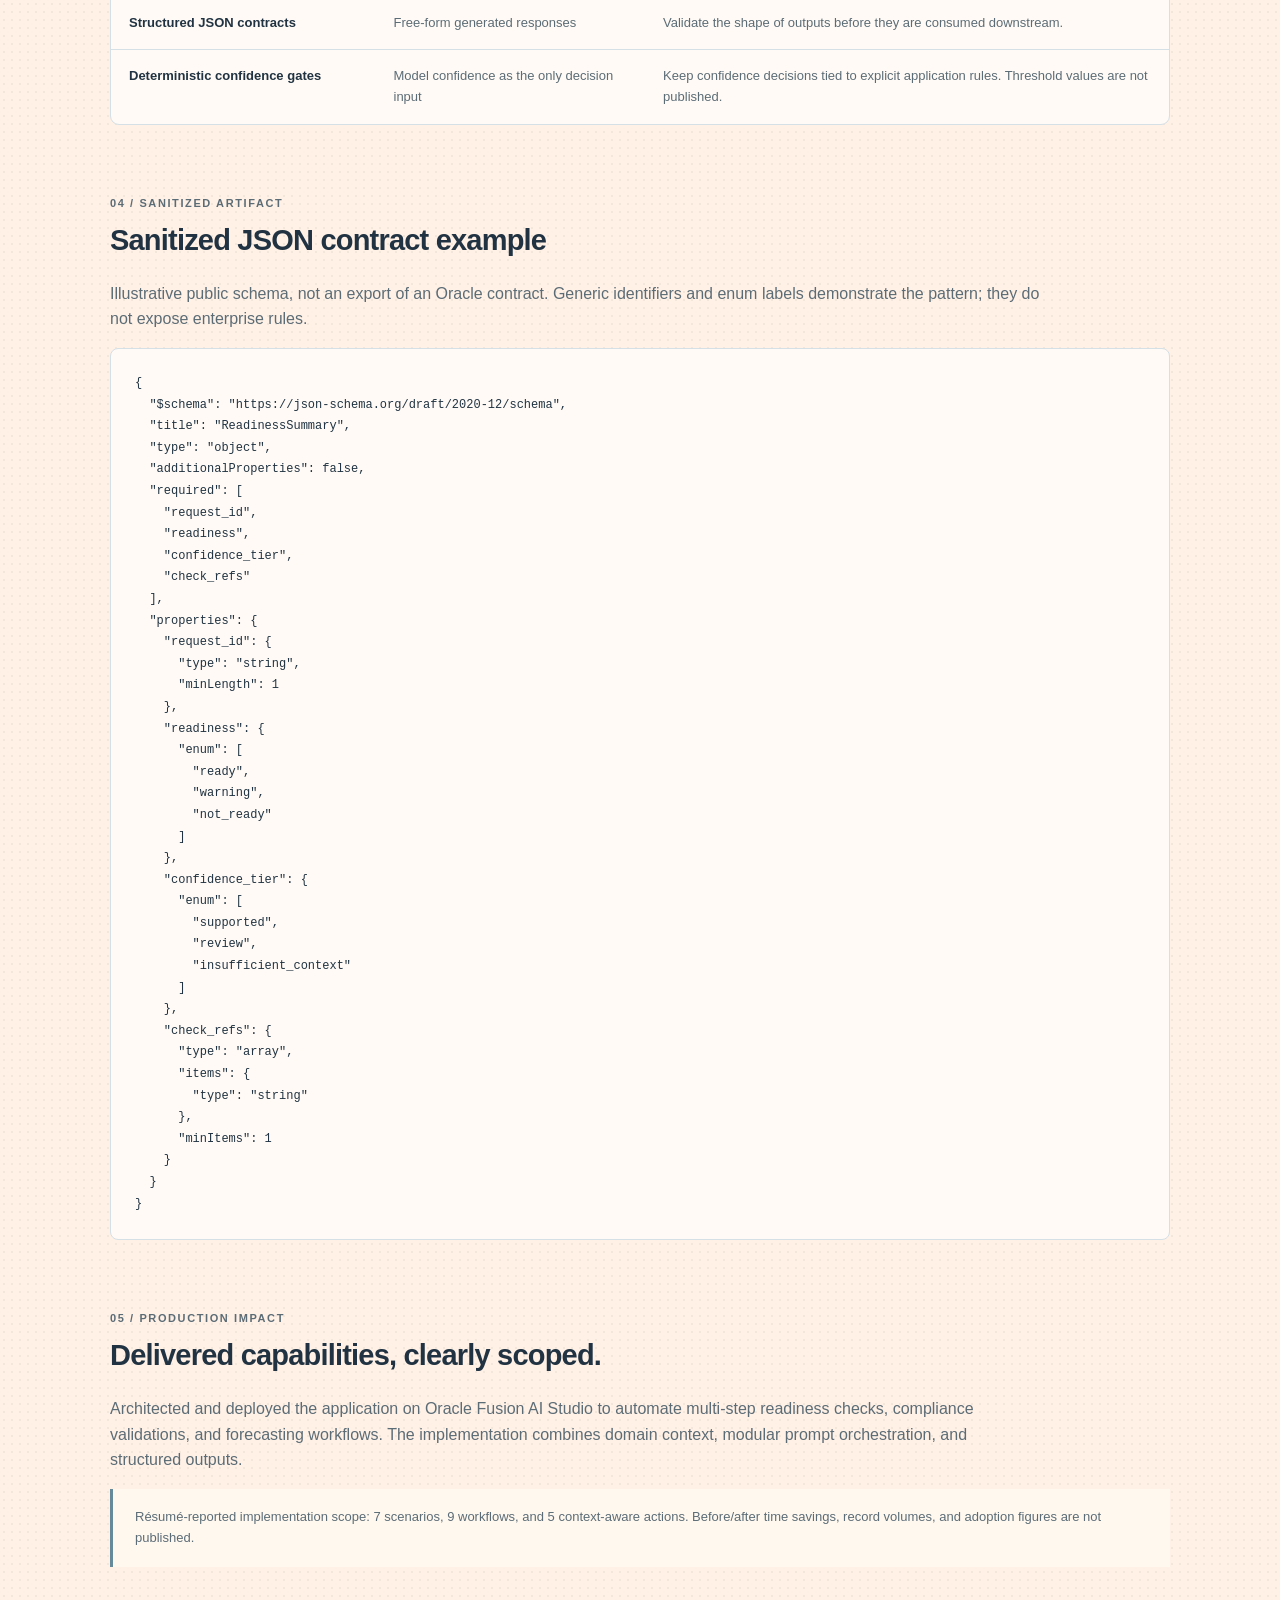
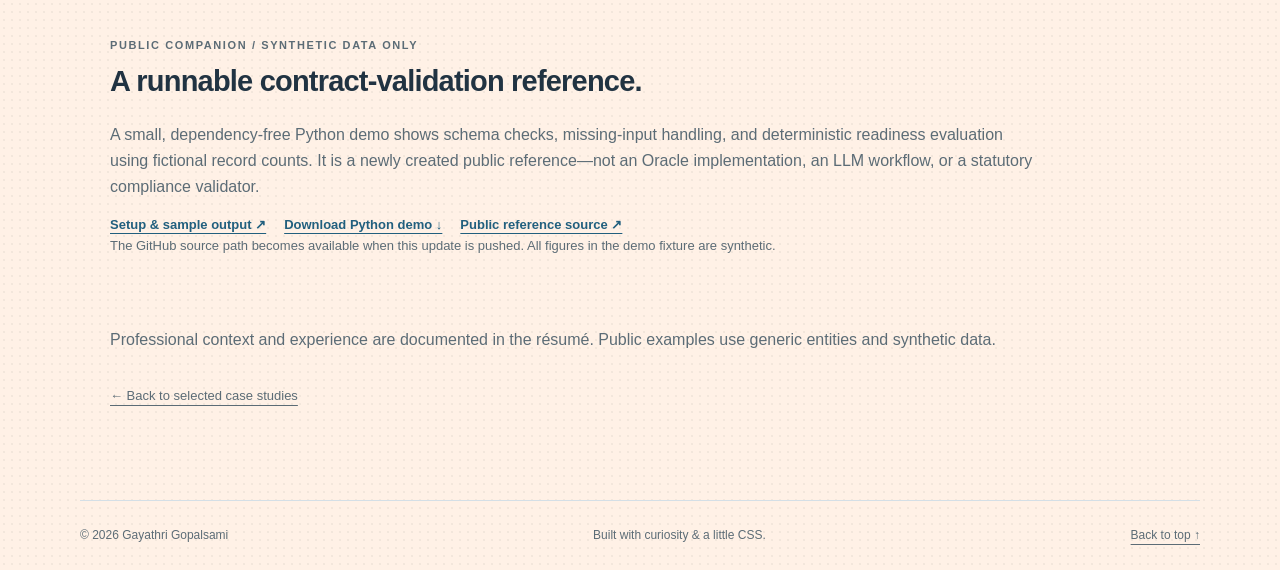
<file: case-studies/payroll-readiness-agent.html>
<!doctype html><html lang="en"><head><meta charset="utf-8"><meta name="viewport" content="width=device-width, initial-scale=1"><meta name="description" content="A conversational payroll readiness application connecting 7 scenarios, 9 modular agent workflows, and 5 context-aware actions with structured output and deterministic guardrails."><title>Enterprise Payroll Readiness &amp; Forecasting Agent | Gayathri Gopalsami</title><link rel="stylesheet" href="../styles.css?v=d263d49afd"><script src="../script.js" defer></script></head><body><a class="skip-link" href="#main">Skip to content</a><header class="site-header wrap">
      <a class="wordmark" href="../index.html#home" aria-label="Portfolio home">Gayathri Gopalsami<span> / portfolio</span></a>
      <nav aria-label="Main navigation">
        <a href="../index.html#about">About</a>
        <a href="../index.html#contact">Contact ↗</a>
        <a href="https://github.com/gayathrig21" target="_blank" rel="noopener noreferrer" aria-label="Gayathri Gopalsami on GitHub (opens in a new tab)">GitHub ↗</a>
      </nav>
      
    </header><main id="main" class="wrap case-page"><a class="back-link" href="../index.html#case-studies">← All case studies</a><p class="eyebrow">01 / AGENTIC AI / PRODUCTION IMPLEMENTATION</p><h1>Enterprise Payroll Readiness &amp; Forecasting Agent</h1><p class="case-lead">A conversational payroll readiness application connecting 7 scenarios, 9 modular agent workflows, and 5 context-aware actions with structured output and deterministic guardrails.</p><ul class="tags" aria-label="Technologies and patterns"><li>Oracle Fusion AI Studio</li><li>JSON Contracts</li><li>9 Modular Workflows</li></ul><nav class="case-toc" aria-label="Case study sections"><a href="#problem">The problem</a><a href="#architecture">Architecture</a><a href="#tradeoffs">Trade-offs</a><a href="#artifact">Public artifact</a><a href="#impact">Production impact</a></nav><section class="case-section" id="problem"><p class="eyebrow">01 / THE PROBLEM</p><h2>Define the operational challenge.</h2><p>Payroll readiness requires resolving operational scope, checking multiple inputs, and turning the result into a clear next action. Free-form answers alone are insufficient for a regulated SaaS workflow.</p></section><section class="case-section" id="architecture"><p class="eyebrow">02 / SYSTEM ARCHITECTURE</p><h2>Make the flow inspectable.</h2><p>The public diagram abstracts the workflow into routing, orchestration, contract validation, and rule gates. It intentionally omits Oracle-specific entities, prompts, threshold values, and business rules.</p><div class="architecture-diagram "><svg viewBox="0 0 1000 230" role="img" aria-labelledby="payroll-readiness-agent-flow-title payroll-readiness-agent-flow-desc"><title id="payroll-readiness-agent-flow-title">Enterprise Payroll Readiness &amp; Forecasting Agent — conceptual flow</title><desc id="payroll-readiness-agent-flow-desc">User request to Context router to 9 workflows to JSON validator to Rule guardrails. 7 scenarios · 5 context-aware actions · validation before downstream use. Sanitized conceptual representation.</desc><defs><marker id="payroll-readiness-agent-flow-arrow" viewBox="0 0 10 10" refX="8" refY="5" markerWidth="6" markerHeight="6" orient="auto-start-reverse"><path d="M0 0 10 5 0 10z" fill="#6b8d99"/></marker></defs><rect x="15" y="58" width="168" height="76" rx="10" fill="#fffaf5" stroke="#cfbba9"/><text x="99" y="101" text-anchor="middle" fill="#213342" font-family="Segoe UI, Arial, sans-serif" font-size="15">User request</text><path d="M186 96h24" stroke="#6b8d99" stroke-width="2" marker-end="url(#payroll-readiness-agent-flow-arrow)"/><rect x="215" y="58" width="168" height="76" rx="10" fill="#fffaf5" stroke="#cfbba9"/><text x="299" y="101" text-anchor="middle" fill="#213342" font-family="Segoe UI, Arial, sans-serif" font-size="15">Context router</text><path d="M386 96h24" stroke="#6b8d99" stroke-width="2" marker-end="url(#payroll-readiness-agent-flow-arrow)"/><rect x="415" y="58" width="168" height="76" rx="10" fill="#fffaf5" stroke="#cfbba9"/><text x="499" y="101" text-anchor="middle" fill="#213342" font-family="Segoe UI, Arial, sans-serif" font-size="15">9 workflows</text><path d="M586 96h24" stroke="#6b8d99" stroke-width="2" marker-end="url(#payroll-readiness-agent-flow-arrow)"/><rect x="615" y="58" width="168" height="76" rx="10" fill="#fffaf5" stroke="#cfbba9"/><text x="699" y="101" text-anchor="middle" fill="#213342" font-family="Segoe UI, Arial, sans-serif" font-size="15">JSON validator</text><path d="M786 96h24" stroke="#6b8d99" stroke-width="2" marker-end="url(#payroll-readiness-agent-flow-arrow)"/><rect x="815" y="58" width="168" height="76" rx="10" fill="#e1eee5" stroke="#6d9a7c"/><text x="899" y="101" text-anchor="middle" fill="#213342" font-family="Segoe UI, Arial, sans-serif" font-size="15">Rule guardrails</text><text x="500" y="182" text-anchor="middle" fill="#5c6c76" font-family="Segoe UI, Arial, sans-serif" font-size="13">7 scenarios · 5 context-aware actions · validation before downstream use</text></svg></div><p class="sample-note">Sanitized conceptual diagram based on résumé-reported responsibilities and design scope. It is not an internal Oracle architecture document.</p></section><section class="case-section" id="tradeoffs"><p class="eyebrow">03 / KEY ENGINEERING TRADE-OFFS</p><h2>Explain the choice.</h2><p>Public discussion of the engineering patterns; internal decision records and implementation details are not reproduced.</p><div class="table-scroll"><table><caption>Key engineering trade-offs</caption><thead><tr><th>Approach</th><th>Alternative</th><th>Rationale / trade-off</th></tr></thead><tbody><tr><th scope="row">Modular workflows</th><td>A single large prompt</td><td>Separate scenario responsibilities and maintain explicit orchestration boundaries.</td></tr><tr><th scope="row">Structured JSON contracts</th><td>Free-form generated responses</td><td>Validate the shape of outputs before they are consumed downstream.</td></tr><tr><th scope="row">Deterministic confidence gates</th><td>Model confidence as the only decision input</td><td>Keep confidence decisions tied to explicit application rules. Threshold values are not published.</td></tr></tbody></table></div></section><section class="case-section" id="artifact"><p class="eyebrow">04 / SANITIZED ARTIFACT</p><h2>Sanitized JSON contract example</h2><p>Illustrative public schema, not an export of an Oracle contract. Generic identifiers and enum labels demonstrate the pattern; they do not expose enterprise rules.</p><pre class="contract-code"><code>{
  &quot;$schema&quot;: &quot;https://json-schema.org/draft/2020-12/schema&quot;,
  &quot;title&quot;: &quot;ReadinessSummary&quot;,
  &quot;type&quot;: &quot;object&quot;,
  &quot;additionalProperties&quot;: false,
  &quot;required&quot;: [
    &quot;request_id&quot;,
    &quot;readiness&quot;,
    &quot;confidence_tier&quot;,
    &quot;check_refs&quot;
  ],
  &quot;properties&quot;: {
    &quot;request_id&quot;: {
      &quot;type&quot;: &quot;string&quot;,
      &quot;minLength&quot;: 1
    },
    &quot;readiness&quot;: {
      &quot;enum&quot;: [
        &quot;ready&quot;,
        &quot;warning&quot;,
        &quot;not_ready&quot;
      ]
    },
    &quot;confidence_tier&quot;: {
      &quot;enum&quot;: [
        &quot;supported&quot;,
        &quot;review&quot;,
        &quot;insufficient_context&quot;
      ]
    },
    &quot;check_refs&quot;: {
      &quot;type&quot;: &quot;array&quot;,
      &quot;items&quot;: {
        &quot;type&quot;: &quot;string&quot;
      },
      &quot;minItems&quot;: 1
    }
  }
}</code></pre></section><section class="case-section" id="impact"><p class="eyebrow">05 / PRODUCTION IMPACT</p><h2>Delivered capabilities, clearly scoped.</h2><p>Architected and deployed the application on Oracle Fusion AI Studio to automate multi-step readiness checks, compliance validations, and forecasting workflows. The implementation combines domain context, modular prompt orchestration, and structured outputs.</p><aside class="evidence-note">Résumé-reported implementation scope: 7 scenarios, 9 workflows, and 5 context-aware actions. Before/after time savings, record volumes, and adoption figures are not published.</aside></section><section class="case-section" id="companion"><p class="eyebrow">PUBLIC COMPANION / SYNTHETIC DATA ONLY</p><h2>A runnable contract-validation reference.</h2><p>A small, dependency-free Python demo shows schema checks, missing-input handling, and deterministic readiness evaluation using fictional record counts. It is a newly created public reference—not an Oracle implementation, an LLM workflow, or a statutory compliance validator.</p><div class="case-actions"><a class="case-study-link" href="../companion-demo/README.md">Setup &amp; sample output ↗</a><a class="case-study-link" href="../companion-demo/validate_readiness.py" download>Download Python demo ↓</a><a class="case-study-link" href="https://github.com/gayathrig21/portfolio_gayathri/tree/main/companion-demo" target="_blank" rel="noopener noreferrer">Public reference source ↗</a></div><p class="sample-note">The GitHub source path becomes available when this update is pushed. All figures in the demo fixture are synthetic.</p></section><section class="case-section"><p>Professional context and experience are documented in the résumé. Public examples use generic entities and synthetic data.</p></section><a class="back-link" href="../index.html#case-studies">← Back to selected case studies</a></main><footer class="wrap site-footer"><span>© <span id="year">2026</span> Gayathri Gopalsami</span><span>Built with curiosity & a little CSS.</span><a href="../index.html#home">Back to top ↑</a></footer></body></html>
</file>
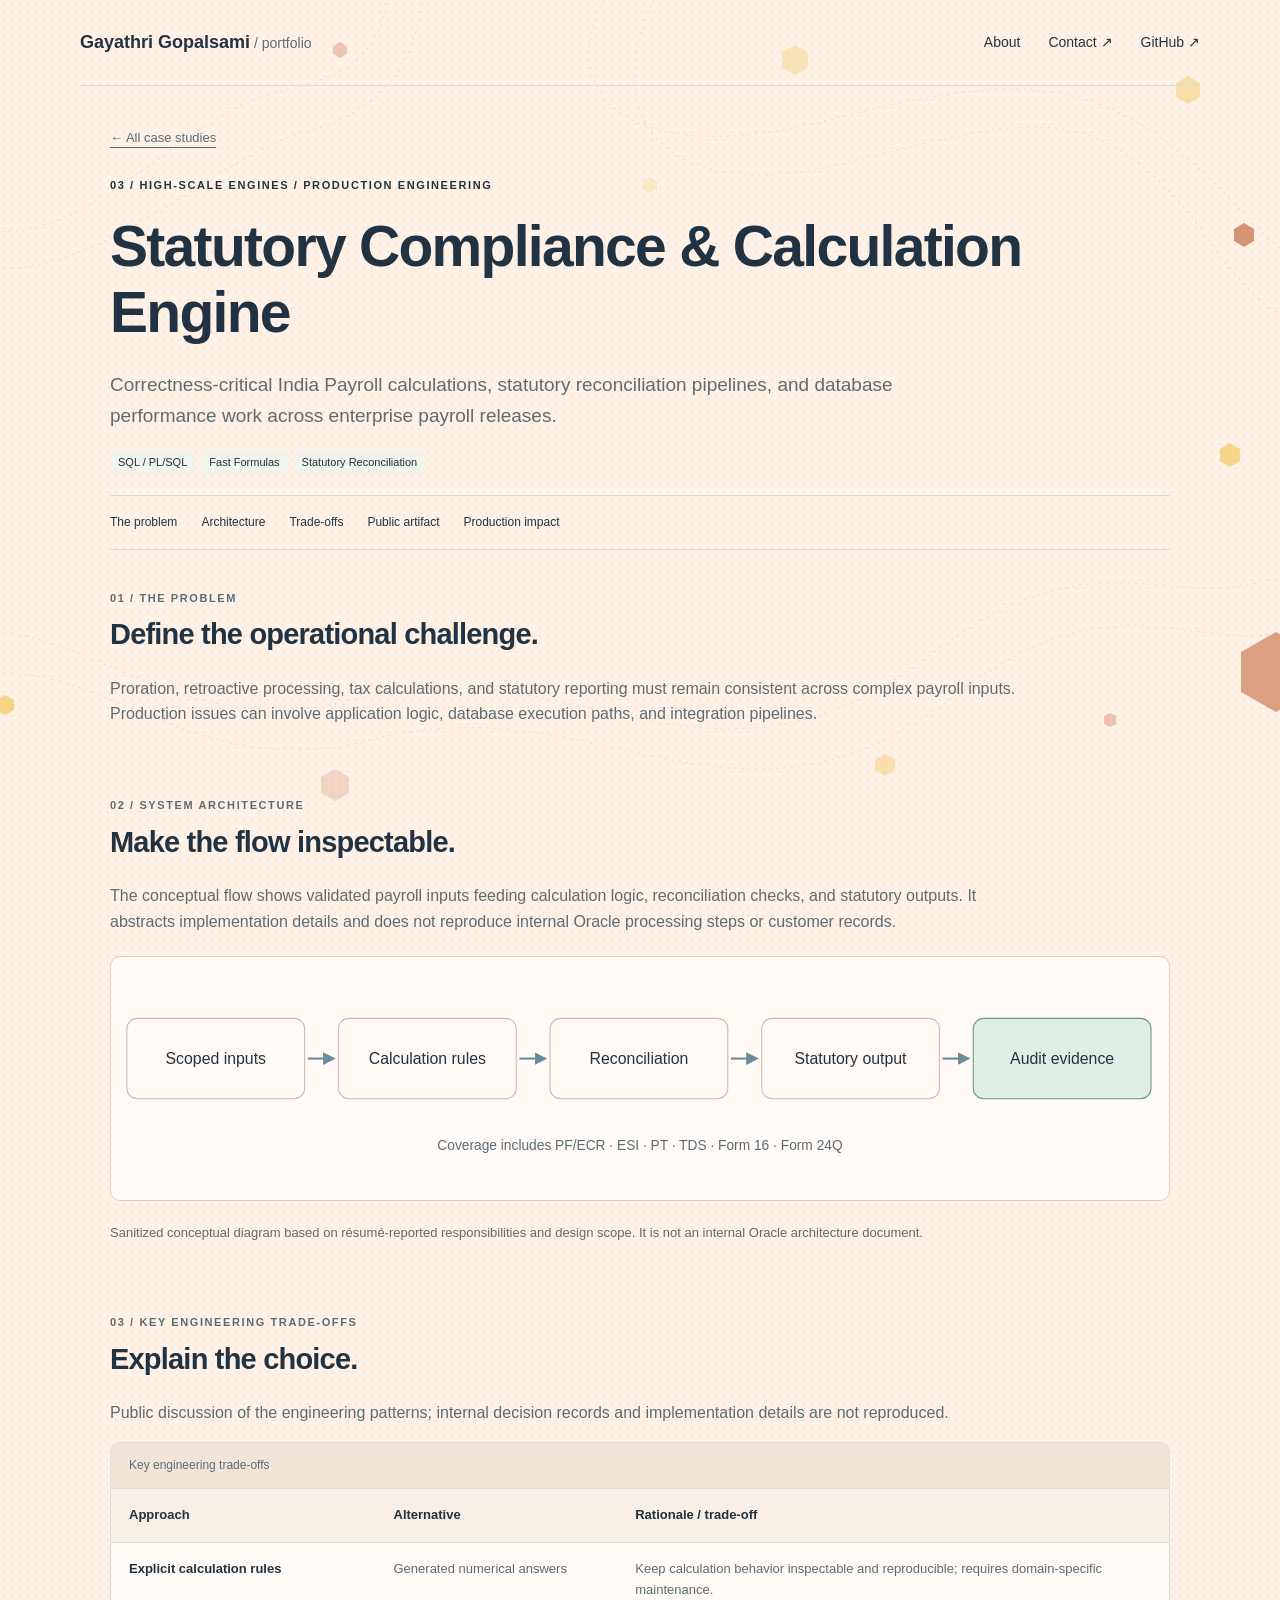
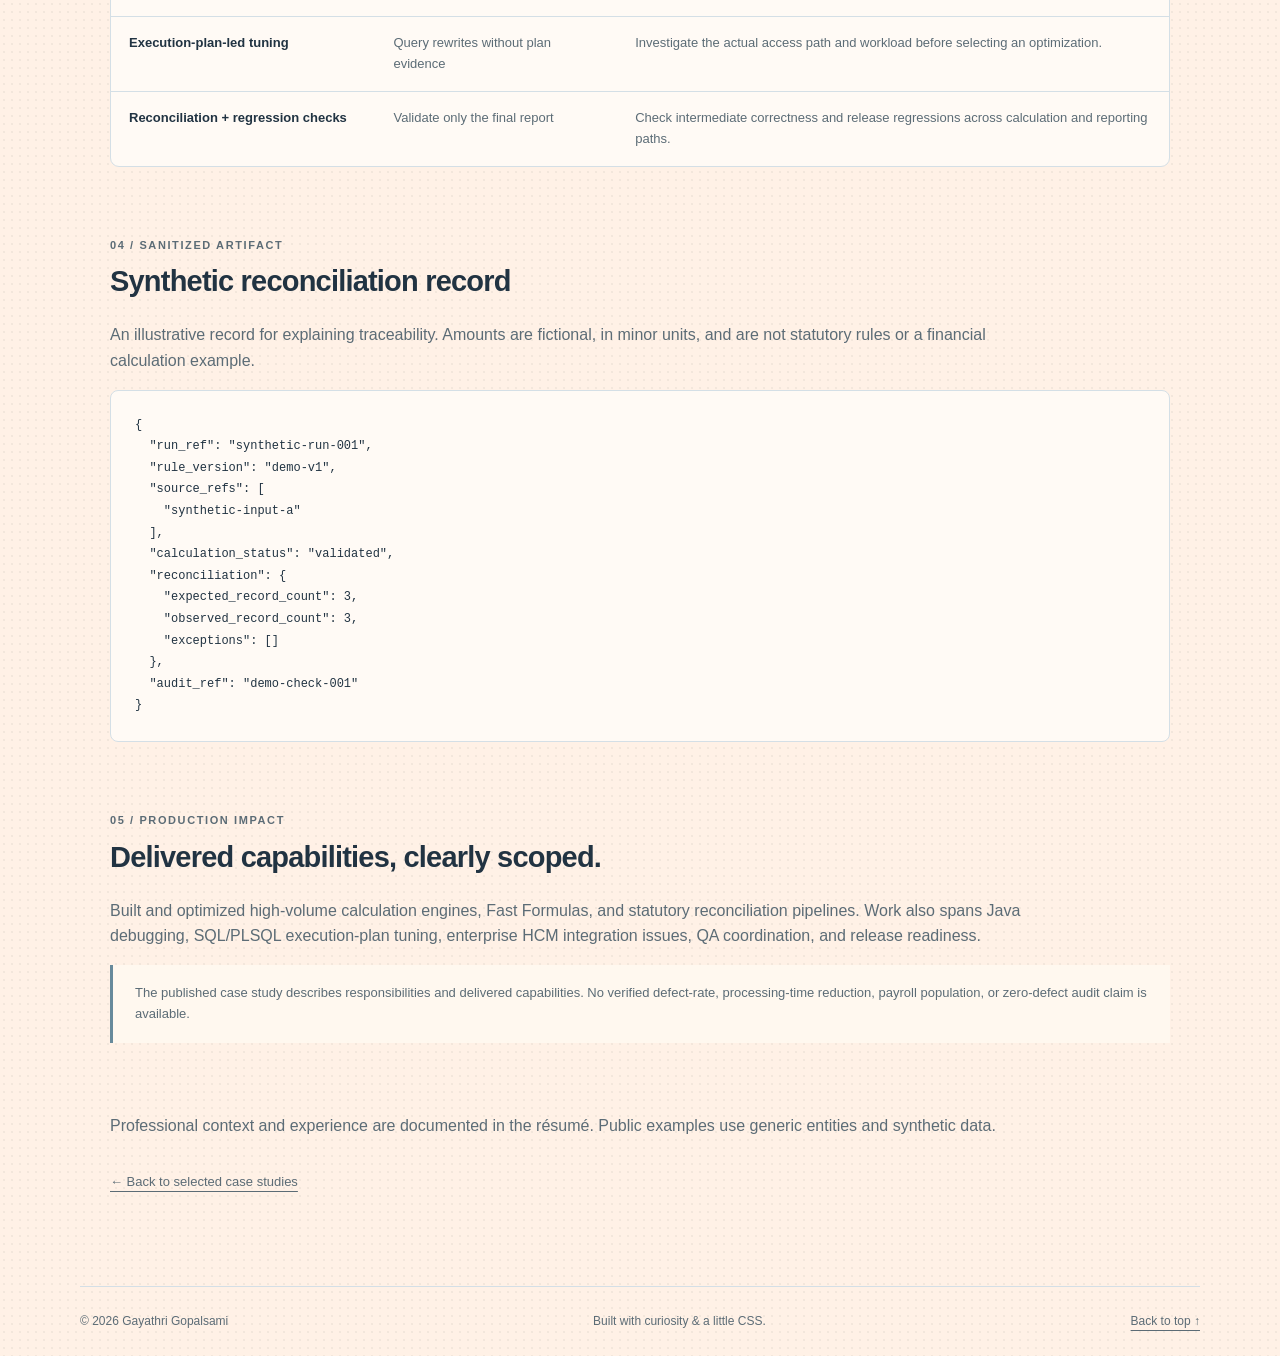
<file: case-studies/statutory-calculation-engine.html>
<!doctype html><html lang="en"><head><meta charset="utf-8"><meta name="viewport" content="width=device-width, initial-scale=1"><meta name="description" content="Correctness-critical India Payroll calculations, statutory reconciliation pipelines, and database performance work across enterprise payroll releases."><title>Statutory Compliance &amp; Calculation Engine | Gayathri Gopalsami</title><link rel="stylesheet" href="../styles.css?v=d263d49afd"><script src="../script.js" defer></script></head><body><a class="skip-link" href="#main">Skip to content</a><header class="site-header wrap">
      <a class="wordmark" href="../index.html#home" aria-label="Portfolio home">Gayathri Gopalsami<span> / portfolio</span></a>
      <nav aria-label="Main navigation">
        <a href="../index.html#about">About</a>
        <a href="../index.html#contact">Contact ↗</a>
        <a href="https://github.com/gayathrig21" target="_blank" rel="noopener noreferrer" aria-label="Gayathri Gopalsami on GitHub (opens in a new tab)">GitHub ↗</a>
      </nav>
      
    </header><main id="main" class="wrap case-page"><a class="back-link" href="../index.html#case-studies">← All case studies</a><p class="eyebrow">03 / HIGH-SCALE ENGINES / PRODUCTION ENGINEERING</p><h1>Statutory Compliance &amp; Calculation Engine</h1><p class="case-lead">Correctness-critical India Payroll calculations, statutory reconciliation pipelines, and database performance work across enterprise payroll releases.</p><ul class="tags" aria-label="Technologies and patterns"><li>SQL / PL/SQL</li><li>Fast Formulas</li><li>Statutory Reconciliation</li></ul><nav class="case-toc" aria-label="Case study sections"><a href="#problem">The problem</a><a href="#architecture">Architecture</a><a href="#tradeoffs">Trade-offs</a><a href="#artifact">Public artifact</a><a href="#impact">Production impact</a></nav><section class="case-section" id="problem"><p class="eyebrow">01 / THE PROBLEM</p><h2>Define the operational challenge.</h2><p>Proration, retroactive processing, tax calculations, and statutory reporting must remain consistent across complex payroll inputs. Production issues can involve application logic, database execution paths, and integration pipelines.</p></section><section class="case-section" id="architecture"><p class="eyebrow">02 / SYSTEM ARCHITECTURE</p><h2>Make the flow inspectable.</h2><p>The conceptual flow shows validated payroll inputs feeding calculation logic, reconciliation checks, and statutory outputs. It abstracts implementation details and does not reproduce internal Oracle processing steps or customer records.</p><div class="architecture-diagram "><svg viewBox="0 0 1000 230" role="img" aria-labelledby="statutory-calculation-engine-flow-title statutory-calculation-engine-flow-desc"><title id="statutory-calculation-engine-flow-title">Statutory Compliance &amp; Calculation Engine — conceptual flow</title><desc id="statutory-calculation-engine-flow-desc">Scoped inputs to Calculation rules to Reconciliation to Statutory output to Audit evidence. Coverage includes PF/ECR · ESI · PT · TDS · Form 16 · Form 24Q. Sanitized conceptual representation.</desc><defs><marker id="statutory-calculation-engine-flow-arrow" viewBox="0 0 10 10" refX="8" refY="5" markerWidth="6" markerHeight="6" orient="auto-start-reverse"><path d="M0 0 10 5 0 10z" fill="#6b8d99"/></marker></defs><rect x="15" y="58" width="168" height="76" rx="10" fill="#fffaf5" stroke="#cfbba9"/><text x="99" y="101" text-anchor="middle" fill="#213342" font-family="Segoe UI, Arial, sans-serif" font-size="15">Scoped inputs</text><path d="M186 96h24" stroke="#6b8d99" stroke-width="2" marker-end="url(#statutory-calculation-engine-flow-arrow)"/><rect x="215" y="58" width="168" height="76" rx="10" fill="#fffaf5" stroke="#cfbba9"/><text x="299" y="101" text-anchor="middle" fill="#213342" font-family="Segoe UI, Arial, sans-serif" font-size="15">Calculation rules</text><path d="M386 96h24" stroke="#6b8d99" stroke-width="2" marker-end="url(#statutory-calculation-engine-flow-arrow)"/><rect x="415" y="58" width="168" height="76" rx="10" fill="#fffaf5" stroke="#cfbba9"/><text x="499" y="101" text-anchor="middle" fill="#213342" font-family="Segoe UI, Arial, sans-serif" font-size="15">Reconciliation</text><path d="M586 96h24" stroke="#6b8d99" stroke-width="2" marker-end="url(#statutory-calculation-engine-flow-arrow)"/><rect x="615" y="58" width="168" height="76" rx="10" fill="#fffaf5" stroke="#cfbba9"/><text x="699" y="101" text-anchor="middle" fill="#213342" font-family="Segoe UI, Arial, sans-serif" font-size="15">Statutory output</text><path d="M786 96h24" stroke="#6b8d99" stroke-width="2" marker-end="url(#statutory-calculation-engine-flow-arrow)"/><rect x="815" y="58" width="168" height="76" rx="10" fill="#e1eee5" stroke="#6d9a7c"/><text x="899" y="101" text-anchor="middle" fill="#213342" font-family="Segoe UI, Arial, sans-serif" font-size="15">Audit evidence</text><text x="500" y="182" text-anchor="middle" fill="#5c6c76" font-family="Segoe UI, Arial, sans-serif" font-size="13">Coverage includes PF/ECR · ESI · PT · TDS · Form 16 · Form 24Q</text></svg></div><p class="sample-note">Sanitized conceptual diagram based on résumé-reported responsibilities and design scope. It is not an internal Oracle architecture document.</p></section><section class="case-section" id="tradeoffs"><p class="eyebrow">03 / KEY ENGINEERING TRADE-OFFS</p><h2>Explain the choice.</h2><p>Public discussion of the engineering patterns; internal decision records and implementation details are not reproduced.</p><div class="table-scroll"><table><caption>Key engineering trade-offs</caption><thead><tr><th>Approach</th><th>Alternative</th><th>Rationale / trade-off</th></tr></thead><tbody><tr><th scope="row">Explicit calculation rules</th><td>Generated numerical answers</td><td>Keep calculation behavior inspectable and reproducible; requires domain-specific maintenance.</td></tr><tr><th scope="row">Execution-plan-led tuning</th><td>Query rewrites without plan evidence</td><td>Investigate the actual access path and workload before selecting an optimization.</td></tr><tr><th scope="row">Reconciliation + regression checks</th><td>Validate only the final report</td><td>Check intermediate correctness and release regressions across calculation and reporting paths.</td></tr></tbody></table></div></section><section class="case-section" id="artifact"><p class="eyebrow">04 / SANITIZED ARTIFACT</p><h2>Synthetic reconciliation record</h2><p>An illustrative record for explaining traceability. Amounts are fictional, in minor units, and are not statutory rules or a financial calculation example.</p><pre class="contract-code"><code>{
  &quot;run_ref&quot;: &quot;synthetic-run-001&quot;,
  &quot;rule_version&quot;: &quot;demo-v1&quot;,
  &quot;source_refs&quot;: [
    &quot;synthetic-input-a&quot;
  ],
  &quot;calculation_status&quot;: &quot;validated&quot;,
  &quot;reconciliation&quot;: {
    &quot;expected_record_count&quot;: 3,
    &quot;observed_record_count&quot;: 3,
    &quot;exceptions&quot;: []
  },
  &quot;audit_ref&quot;: &quot;demo-check-001&quot;
}</code></pre></section><section class="case-section" id="impact"><p class="eyebrow">05 / PRODUCTION IMPACT</p><h2>Delivered capabilities, clearly scoped.</h2><p>Built and optimized high-volume calculation engines, Fast Formulas, and statutory reconciliation pipelines. Work also spans Java debugging, SQL/PLSQL execution-plan tuning, enterprise HCM integration issues, QA coordination, and release readiness.</p><aside class="evidence-note">The published case study describes responsibilities and delivered capabilities. No verified defect-rate, processing-time reduction, payroll population, or zero-defect audit claim is available.</aside></section><section class="case-section"><p>Professional context and experience are documented in the résumé. Public examples use generic entities and synthetic data.</p></section><a class="back-link" href="../index.html#case-studies">← Back to selected case studies</a></main><footer class="wrap site-footer"><span>© <span id="year">2026</span> Gayathri Gopalsami</span><span>Built with curiosity & a little CSS.</span><a href="../index.html#home">Back to top ↑</a></footer></body></html>
</file>
<file: styles.css>
/* 1. Design tokens: change these values to make the site your own. */
:root { --bg: #fff1e6; --ink: #213342; --muted: #5c6c76; --line: #d4dfe6; --accent: #c7f36b; --radius: 18px; }
* { box-sizing: border-box; }
html { scroll-behavior: smooth; scroll-padding-top: 24px; }
body { margin: 0; background: var(--bg); color: var(--ink); font-family: "Segoe UI", Arial, sans-serif; line-height: 1.6; }
a { color: inherit; text-underline-offset: 5px; }
button { font: inherit; }
a:focus-visible, button:focus-visible, summary:focus-visible { outline: 3px solid #446d17; outline-offset: 5px; }
.wrap { width: min(1120px, calc(100% - 64px)); margin-inline: auto; }
.site-header { display: flex; justify-content: space-between; align-items: center; padding-block: 28px; border-bottom: 1px solid var(--line); gap: 20px; }
.wordmark { font-size: 18px; font-weight: 750; text-decoration: none; }
.wordmark span { color: var(--muted); font-weight: 400; font-size: 14px; }
nav { display: flex; gap: 28px; font-size: 14px; }
nav a { text-decoration: none; }
nav a:hover { text-decoration: underline; }
.hero { padding-block: 76px 64px; }
.eyebrow { font-size: 11px; font-weight: 700; letter-spacing: 1.6px; text-transform: uppercase; }
.dot { display: inline-block; width: 8px; height: 8px; margin-right: 7px; border-radius: 50%; background: #63882d; }
h1, h2, h3, p { margin-top: 0; }
h1 { margin-block: 26px 34px; font-size: clamp(56px, 8.6vw, 110px); line-height: 1.04; font-weight: 650; letter-spacing: -6px; }
h1 em { font-family: Georgia, serif; font-weight: 400; }
.hero-bottom { display: flex; justify-content: space-between; align-items: end; gap: 32px; }
.hero-bottom p { max-width: 435px; margin-bottom: 0; font-size: 17px; color: var(--muted); }
strong { color: var(--ink); }
.button { display: inline-flex; justify-content: space-between; gap: 36px; align-items: center; padding: 16px 23px; background: var(--accent); border-radius: 999px; text-decoration: none; font-size: 14px; font-weight: 650; white-space: nowrap; }
.button:hover { background: #b8e95a; }
.section { border-top: 1px solid var(--line); padding-block: 54px 64px; }
.section-heading { display: flex; justify-content: space-between; align-items: end; gap: 28px; }
h2 { font-size: clamp(30px, 3.5vw, 44px); line-height: 1.15; font-weight: 600; letter-spacing: -1.5px; margin-bottom: 24px; }
h2 span { color: #567b24; }
.section-heading > p { color: var(--muted); font-size: 14px; margin-bottom: 27px; }
.sample-note { color: var(--muted); font-size: 13px; }
.filters { display: flex; flex-wrap: wrap; gap: 8px; margin-block: 24px; }
.filter { background: transparent; color: var(--ink); border: 1px solid var(--line); border-radius: 999px; padding: 8px 17px; cursor: pointer; font-size: 13px; }
.filter.active { background: var(--ink); color: white; border-color: var(--ink); }
/* 2. Grid and cards: CSS Grid automatically changes at the breakpoints below. */
.project-grid { display: grid; grid-template-columns: repeat(3, minmax(0, 1fr)); gap: 22px; }
.project-card { background: #fff; border: 1px solid var(--line); border-radius: var(--radius); overflow: hidden; }
.project-art { position: relative; height: 245px; padding: 20px; overflow: hidden; }
.art-label, .art-footer { position: absolute; font-size: 9px; font-weight: 700; letter-spacing: 1.6px; }
.art-label { top: 18px; left: 20px; }
.art-footer { bottom: 16px; left: 20px; }
.art-document { background: #e5ebdd; }
.paper { width: 160px; background: #fcfdf8; padding: 22px; margin: 23px auto; transform: rotate(-8deg); box-shadow: 8px 10px 0 #cbd5bc; }
.paper i { display: block; height: 4px; background: #ced8c0; margin-bottom: 6px; }
.paper i:nth-child(2) { width: 75%; }
.paper b { display: block; margin-top: 15px; font-size: 20px; line-height: 1.2; }
.art-chat { background: #ece6f4; }
.bubbles { margin: 65px auto 0; max-width: 240px; }
.bubbles span { display: block; background: #fff; border-radius: 14px 14px 14px 0; padding: 12px; margin-bottom: 12px; font-size: 13px; width: fit-content; }
.bubbles span + span { margin-left: auto; color: #fff; background: #66507e; border-radius: 14px 14px 0 14px; }
.art-web { background: #f3e5d9; }
.mini-browser { width: 210px; margin: 32px auto; border: 1px solid #a37d5c; border-radius: 8px; background: #fffbf5; overflow: hidden; transform: rotate(5deg); }
.mini-browser > div { border-bottom: 1px solid #d8c5b5; color: #b48c69; padding: 4px 10px; font-size: 9px; }
.mini-browser b { display: block; position: relative; font-family: Georgia, serif; font-size: 29px; line-height: 1.1; padding: 16px; font-weight: 400; }
.mini-browser b span { position: absolute; right: 17px; bottom: 17px; }
.card-body { padding: 24px; }
.project-type { color: var(--muted); font-size: 9px; font-weight: 700; letter-spacing: 1px; }
h3 { font-size: 21px; line-height: 1.3; margin-bottom: 12px; letter-spacing: -.5px; }
.card-body p:not(.project-type) { color: var(--muted); font-size: 14px; }
.tags { list-style: none; padding: 0; display: flex; flex-wrap: wrap; gap: 6px; margin-block: 20px; }
.tags li { background: #f1f3ed; border-radius: 5px; padding: 3px 8px; font-size: 11px; }
details { border-top: 1px solid var(--line); padding-top: 15px; font-size: 13px; }
summary { cursor: pointer; font-weight: 600; }
details p { margin-block: 14px 0; }
.about { display: grid; grid-template-columns: 1fr 1fr; gap: 60px; }
.about > div + div { padding-top: 30px; color: var(--muted); }
.contact h2 { font-size: clamp(34px, 5vw, 60px); max-width: 700px; }
.contact h2 span { margin-left: 18px; }
.contact-link { display: inline-block; font-size: 22px; margin-bottom: 18px; overflow-wrap: anywhere; }
.site-footer { display: flex; flex-wrap: wrap; justify-content: space-between; gap: 12px; padding-block: 25px; border-top: 1px solid var(--line); color: var(--muted); font-size: 12px; }
.skip-link { position: absolute; left: 16px; top: -100px; background: var(--ink); color: white; padding: 10px; z-index: 1; }
.skip-link:focus { top: 8px; }
.sr-only { position: absolute; width: 1px; height: 1px; padding: 0; overflow: hidden; clip-path: inset(50%); white-space: nowrap; }
[hidden] { display: none !important; }
/* 3. Responsive rules: the same HTML works on tablets and phones. */
@media (max-width: 900px) {
  .project-grid { grid-template-columns: repeat(2, minmax(0, 1fr)); }
  .section-heading { display: block; }
  .about { gap: 30px; }
}
@media (max-width: 600px) {
  .wrap { width: calc(100% - 36px); }
  .site-header { align-items: start; flex-direction: column; padding-block: 20px; gap: 12px; }
  nav { gap: 24px; }
  .hero { padding-block: 48px; }
  h1 { letter-spacing: -3px; }
  .hero-bottom { align-items: start; flex-direction: column; }
  .project-grid, .about { grid-template-columns: 1fr; }
  .about { gap: 0; }
  .about > div + div { padding-top: 0; }
  .section { padding-block: 38px; }
}
@media (prefers-reduced-motion: reduce) { html { scroll-behavior: auto; } }

/* Hero actions: blue project link and a pending GitHub destination. */
.hero-actions { display: flex; flex-wrap: wrap; align-items: center; gap: 14px; max-width: 100%; }
.hero-action { display: inline-flex; align-items: center; justify-content: center; gap: 18px; min-height: 42px; padding: 12px 17px; border: 1px solid transparent; border-radius: 6px; text-decoration: none; font-size: 11px; line-height: 1.5; font-weight: 650; white-space: nowrap; }
.hero-action-primary { background: #38bdf8; color: #07111d; }
.hero-action-primary:hover { background: #66cfff; }
.hero-action-primary:focus-visible { outline-color: #036b9b; }
.hero-action-github { gap: 5px; background: #0e1523; border-color: #253044; color: #9acbfa; cursor: default; }
.pending-badge { margin-left: 4px; padding: 1px 5px; border: 1px solid #253044; border-radius: 2px; font: 8px/1.5 Consolas, monospace; letter-spacing: .3px; }
@media (max-width: 900px) { .hero-bottom { flex-wrap: wrap; align-items: flex-start; } }
/* Decorative paper background inspired by the reference. */
body {
  position: relative;
  isolation: isolate;
  background-color: var(--bg);
  background-image: radial-gradient(circle, rgba(70, 83, 69, .095) .65px, transparent .85px);
  background-size: 8px 8px;
}
body::before {
  content: "";
  position: absolute;
  inset: 0 0 auto;
  height: 820px;
  z-index: -1;
  pointer-events: none;
  background: url("background.svg") center top / cover no-repeat;
}
@media (max-width: 600px) {
  body { background-size: 10px 10px; }
  body::before { height: 700px; opacity: .65; }
}
@media print {
  body { background-image: none; }
  body::before { display: none; }
}
/* A portrait space beside the headline, stacked on smaller screens. */
.hero-heading { display: grid; grid-template-columns: minmax(0, 1fr) 250px; gap: 40px; align-items: center; margin-block: 26px 34px; }
.hero-heading h1 { margin: 0; font-size: clamp(50px, 6.7vw, 88px); letter-spacing: -4px; }
.profile-placeholder { margin: 0; padding: 25px 22px 23px; border: 1px dashed #9db8c8; border-radius: 120px 120px 20px 20px; background: linear-gradient(155deg, #e0edf5, #e8f0ed); text-align: center; color: #678a9b; }
.profile-placeholder svg { display: block; width: 100%; max-width: 180px; height: auto; margin-inline: auto; }
.profile-placeholder figcaption { margin-top: 12px; color: #3d6275; font-size: 13px; font-weight: 600; }
.profile-placeholder figcaption span { display: block; margin-top: 4px; color: #5c7280; font-size: 10px; font-weight: 400; }
@media (max-width: 850px) {
  .hero-heading { grid-template-columns: minmax(0, 1fr) 190px; gap: 22px; }
  .hero-heading h1 { font-size: clamp(42px, 6.7vw, 58px); letter-spacing: -2.5px; }
  .profile-placeholder { padding: 18px 15px; }
}
@media (max-width: 600px) {
  .hero-heading { grid-template-columns: 1fr; gap: 30px; }
  .hero-heading h1 { font-size: clamp(42px, 10.5vw, 62px); letter-spacing: -2px; }
  .profile-placeholder { width: 210px; justify-self: center; }
}
/* Portrait: crop the saved image's outer border without changing the file. */
.profile-photo { margin: 0; width: 100%; max-width: 250px; aspect-ratio: 1; justify-self: center; border-radius: 50%; overflow: hidden; background: #e0edf5; border: 3px solid #d4dfe6; box-shadow: 0 12px 32px rgba(33, 51, 66, .12); }
.profile-photo img { display: block; width: 100%; height: 100%; object-fit: cover; object-position: 35% center; transform: scale(1.08); transform-origin: 50% 80%; }
@media (max-width: 600px) { .profile-photo { width: 210px; } }
/* Inline contact icons stay crisp at every screen size. */
.contact-link { display: inline-flex; align-items: center; gap: 12px; max-width: 100%; }
.contact-icon { display: block; flex: 0 0 27px; width: 27px; height: 27px; }
.email-icon { color: #286a8c; }
.contact-link > span { min-width: 0; overflow-wrap: anywhere; }
/* Recruiter-facing case studies; preserve the existing portrait and warm background. */
.site-header:has(.header-resume){flex-wrap:wrap}.site-header:has(.header-resume) nav{flex-wrap:wrap;gap:14px 22px;margin-left:auto}.resume-link{display:inline-flex;align-items:center;justify-content:center;gap:12px;padding:11px 15px;border:1px solid #213342;background:#213342;color:#fffaf5;border-radius:6px;font-size:12px;font-weight:600;text-decoration:none;line-height:1.5}.resume-link:hover{background:#36566d}.header-resume{white-space:nowrap}.case-art{height:190px;position:relative;padding:20px 16px;background:#e5ecdf;border-bottom:1px solid var(--line)}.case-art.systems{background:#e3edf4}.case-art.engine{background:#f3e5dc}.case-art .art-label{top:16px;left:18px}.case-status{position:absolute;bottom:13px;left:18px;font-size:10px;color:var(--muted)}.architecture-diagram{overflow:auto;margin-block:22px;background:#fffaf5;border:1px solid #dccfc2;border-radius:10px}.architecture-diagram svg{display:block;width:100%;min-width:720px;height:auto}.mini-architecture{border:0;background:transparent;margin:25px 0 0;overflow:hidden}.mini-architecture svg{min-width:0;width:100%;height:110px}.mini-architecture svg text{font-size:18px}.mini-architecture svg text:last-child{display:none}#case-studies .project-card{display:flex;flex-direction:column}#case-studies .card-body{display:flex;flex-direction:column;flex:1}#case-studies .card-body>p:not(.project-type){flex:1}#case-studies .card-body h3{font-size:21px}.case-study-link{display:inline-flex;align-items:center;gap:12px;color:#215f7e;font-size:13px;font-weight:600;text-underline-offset:4px}#case-studies .card-body>.case-study-link{border-top:1px solid var(--line);padding-top:16px}.case-page{max-width:1060px;padding-block:38px 65px}.back-link{display:inline-block;font-size:13px;color:var(--muted);margin-bottom:28px}.case-page h1{font-size:clamp(34px,4.5vw,57px);letter-spacing:-1.7px;line-height:1.15;margin:20px 0 25px}.case-lead{font-size:19px;color:var(--muted);max-width:890px}.case-toc{display:flex;flex-wrap:wrap;gap:12px 24px;border-block:1px solid var(--line);padding-block:17px;font-size:12px}.case-section{padding-top:40px;margin-bottom:30px}.case-section h2{font-size:29px;letter-spacing:-.8px}.case-section>p{color:var(--muted);max-width:930px}.table-scroll{overflow:auto;border:1px solid var(--line);border-radius:9px;background:#fffaf5}table{width:100%;border-collapse:collapse;text-align:left;font-size:13px}caption{text-align:left;padding:13px 18px;background:#f1e5d9;font-size:12px;color:var(--muted)}th,td{padding:16px 18px;min-width:160px;vertical-align:top;border-top:1px solid var(--line)}thead{background:#f7eee6}tbody th{font-weight:600;width:25%}td{color:var(--muted)}.contract-code{overflow:auto;border:1px solid var(--line);border-radius:8px;background:#fffaf5;padding:24px;font:12px/1.8 Consolas,monospace}.evidence-note{border-left:3px solid #678a9b;background:#fff8ef;padding:18px 22px;color:var(--muted);font-size:13px}.case-actions{display:flex;gap:18px;flex-wrap:wrap}.contact-resume{font-size:14px;padding:14px 20px}
@media(max-width:900px){.header-resume{margin-left:auto}.site-header:has(.header-resume){gap:18px}.case-art{height:185px}.mini-architecture svg{height:100px}}
@media(max-width:600px){.site-header:has(.header-resume) nav{margin-left:0}.header-resume{margin-left:0}.case-page h1{font-size:36px}.case-lead{font-size:16px}.case-section h2{font-size:26px}.case-toc{font-size:11px;gap:10px 17px}.case-actions{flex-direction:column;align-items:flex-start}}

.mini-architecture svg{height:118px}.mini-architecture svg text{font-size:12px}.mini-architecture svg text:last-child{display:block}

/* Keep case labels in their card flow and give the introduction room to read. */
.case-art { height: auto; min-height: 220px; display: flex; flex-direction: column; padding: 18px; }
.case-art .art-label { position: static; display: block; margin: 0; }
.case-art .mini-architecture { margin: 12px 0 0; }
.case-art .case-status { position: static; display: block; margin-top: auto; padding-top: 8px; }
.hero-bottom { align-items: flex-start; flex-wrap: wrap; }
.hero-bottom > p { flex: 1 1 580px; max-width: 780px; }
.hero-bottom > .hero-actions { flex: 0 0 auto; align-self: flex-end; }
@media (max-width: 600px) {
  .hero-bottom > p { flex: auto; width: 100%; max-width: none; }
  .hero-bottom > .hero-actions { align-self: flex-start; }
}
/* Large hexagons sit behind the portrait, outside its circular crop. */
.portrait-scene { position: relative; isolation: isolate; width: 100%; max-width: 250px; aspect-ratio: 1; justify-self: center; }
.portrait-scene .profile-photo { position: relative; z-index: 1; width: 100%; }
.portrait-hex { position: absolute; z-index: 0; pointer-events: none; aspect-ratio: .866; clip-path: polygon(50% 0, 100% 25%, 100% 75%, 50% 100%, 0 75%, 0 25%); }
.portrait-hex-gold { width: 88%; top: -12%; right: -14%; background: #efbc32; opacity: .75; transform: rotate(10deg); }
.portrait-hex-clay { width: 72%; bottom: -15%; left: -22%; background: #c97952; opacity: .68; transform: rotate(-12deg); }
.portrait-hex-soft { width: 43%; top: -9%; left: -11%; background: #efbc32; opacity: .32; transform: rotate(-8deg); }
@media (max-width: 600px) { .portrait-scene { width: 210px; margin-block: 20px 30px; } }
/* Matching hero buttons for enterprise and independent work. */

.hero-actions > .hero-action { width: 210px; min-height: 44px; justify-content: space-between; }
</file>
